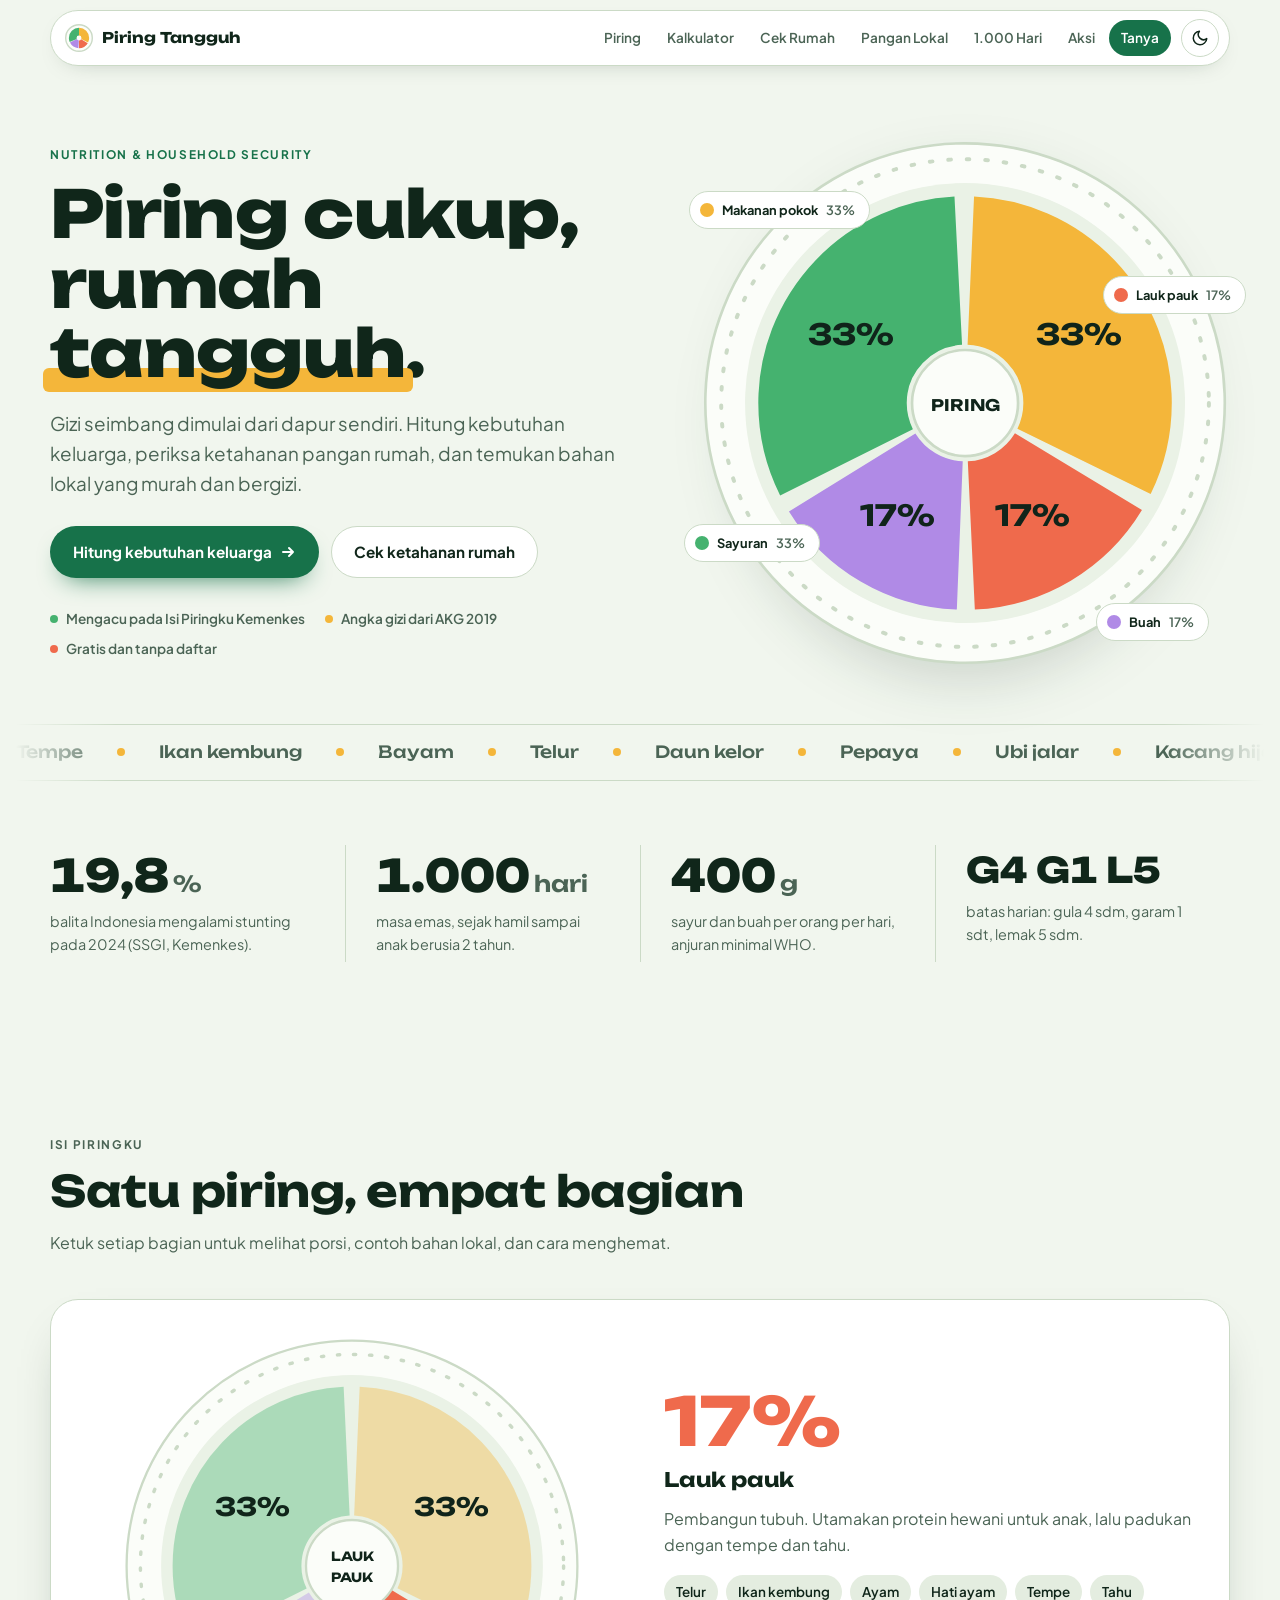
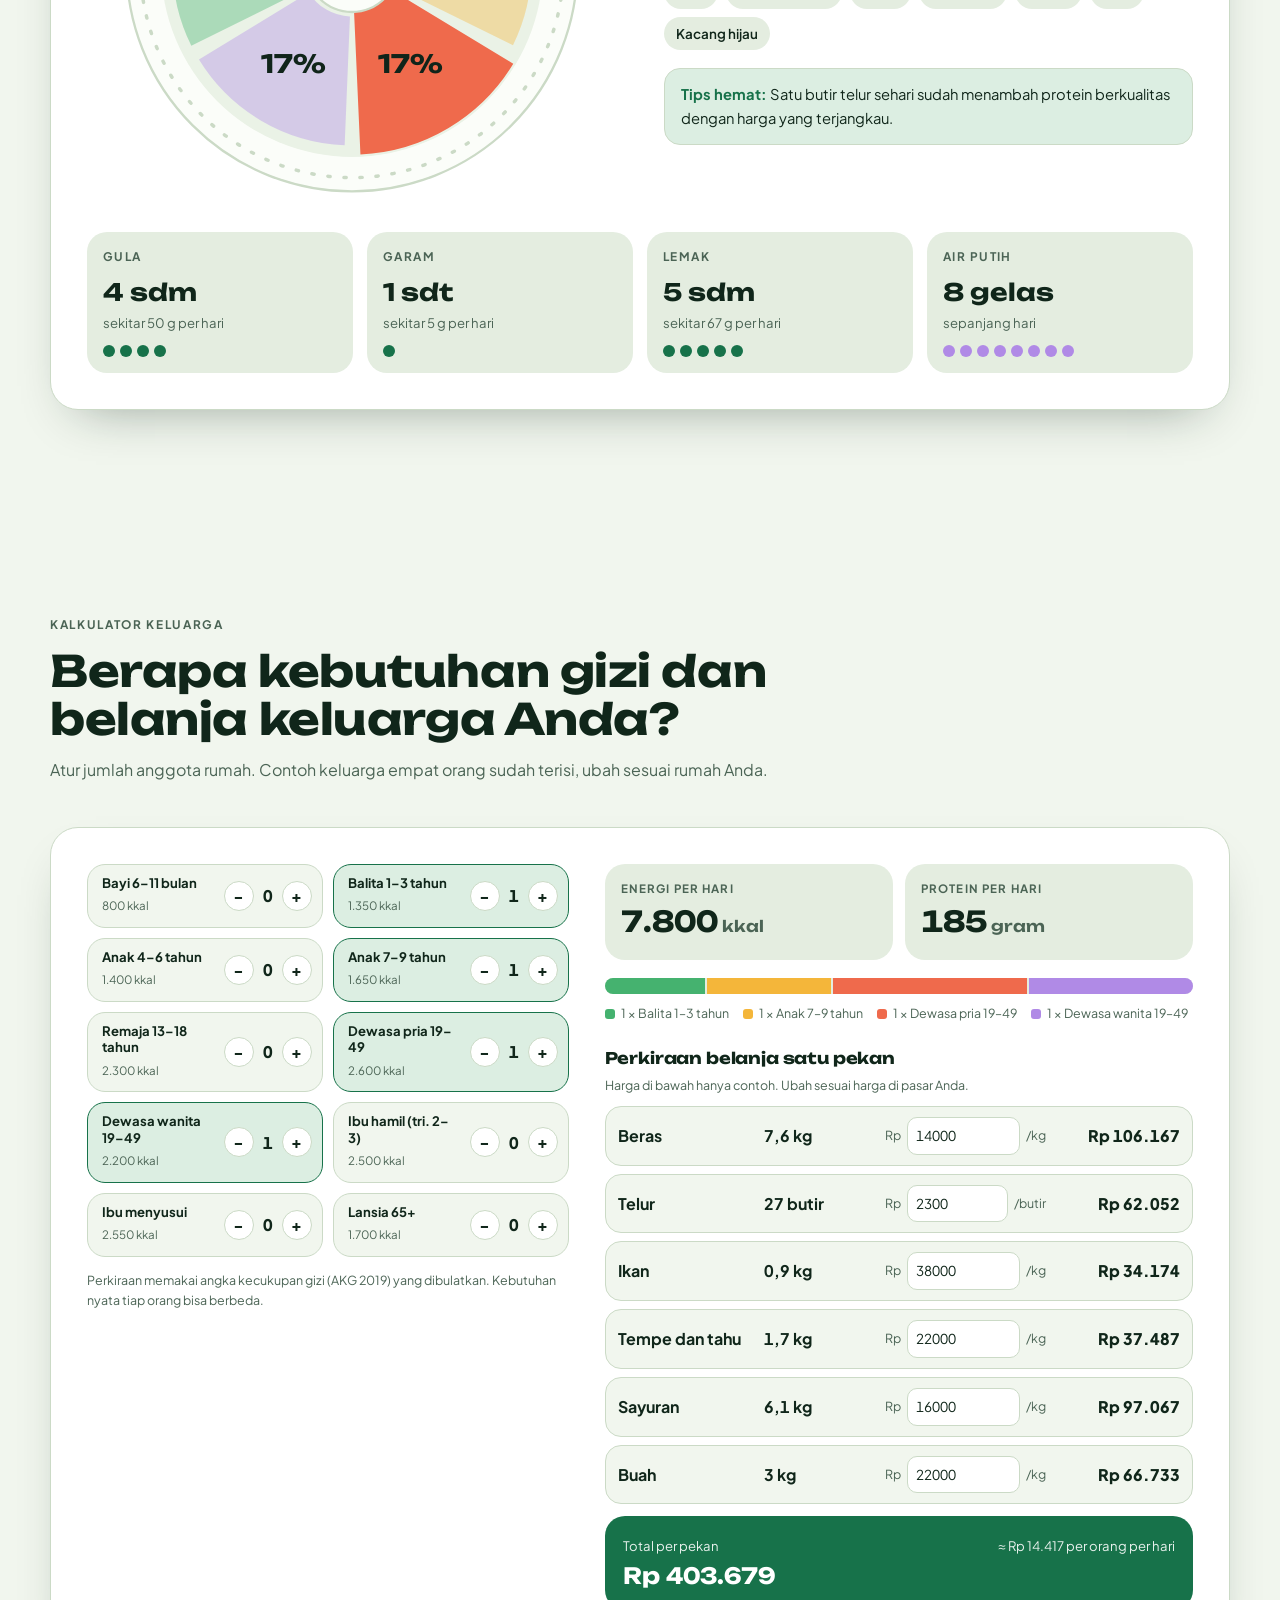
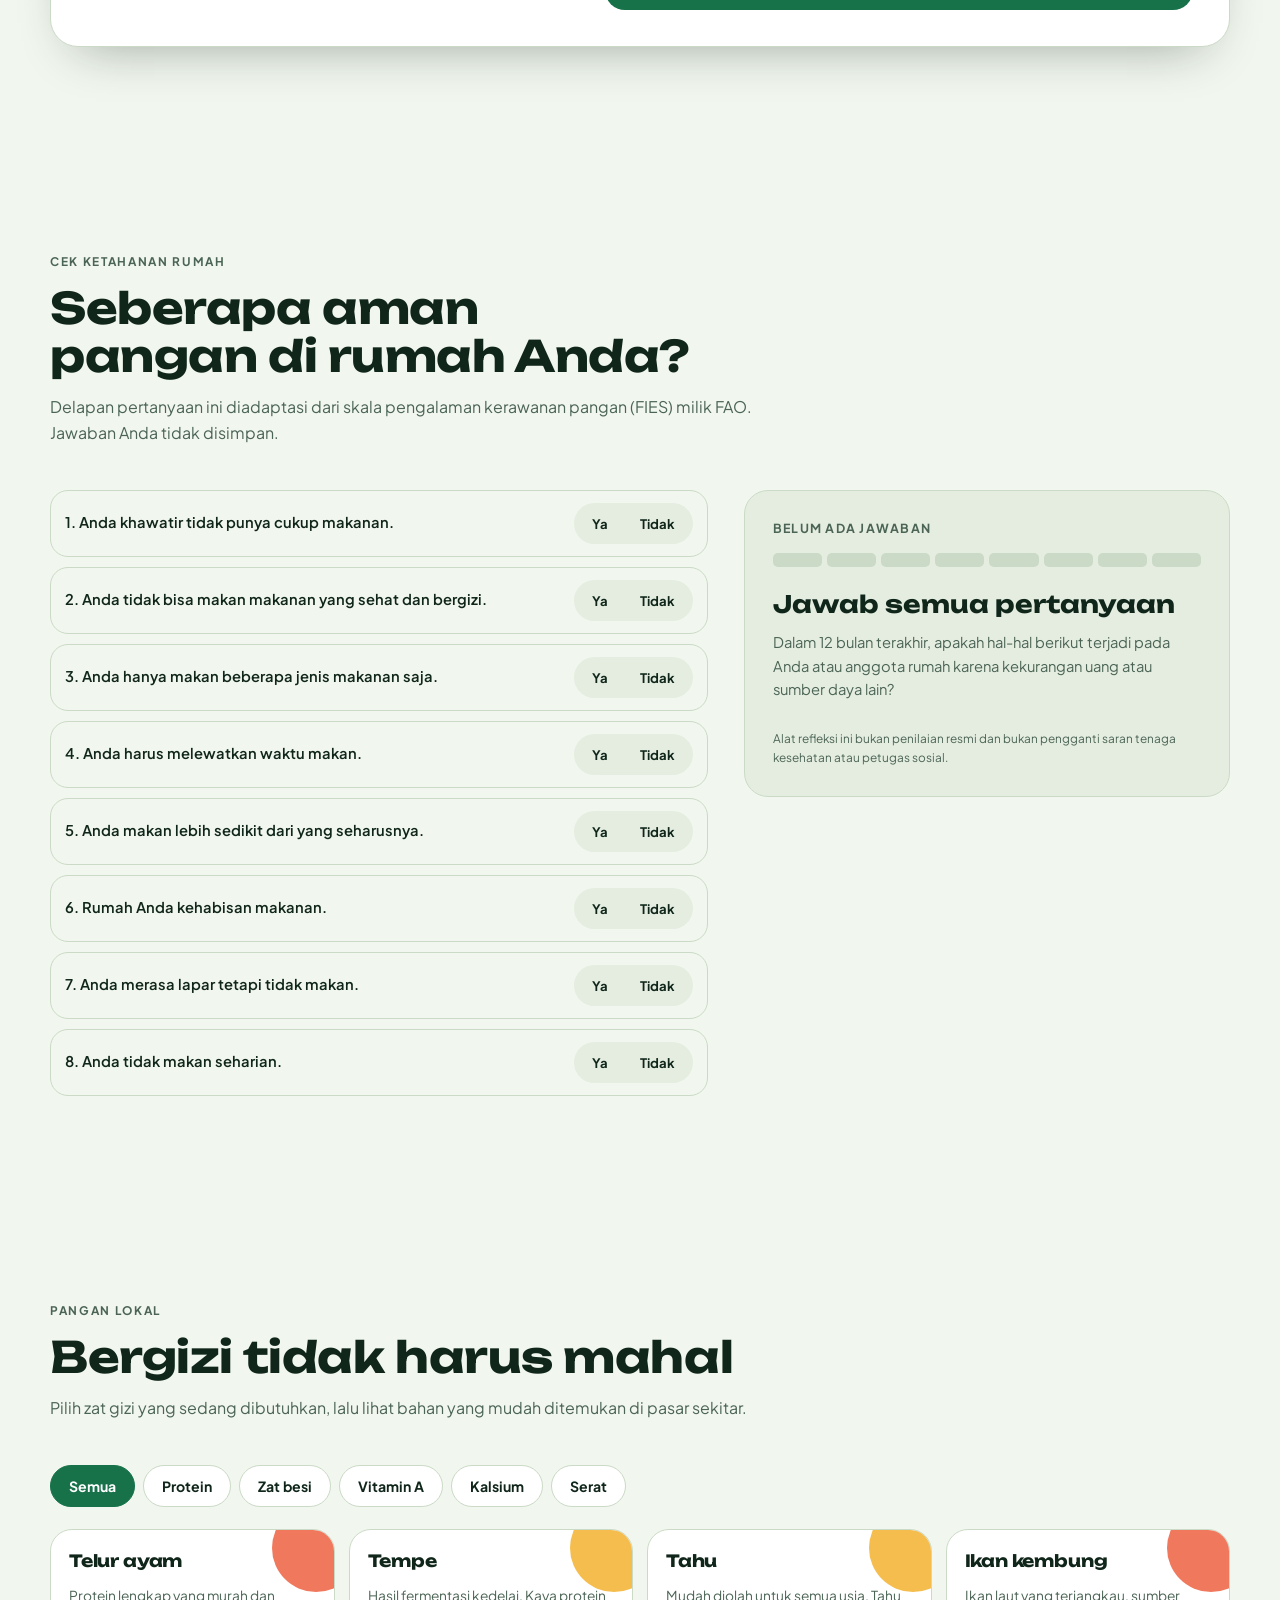
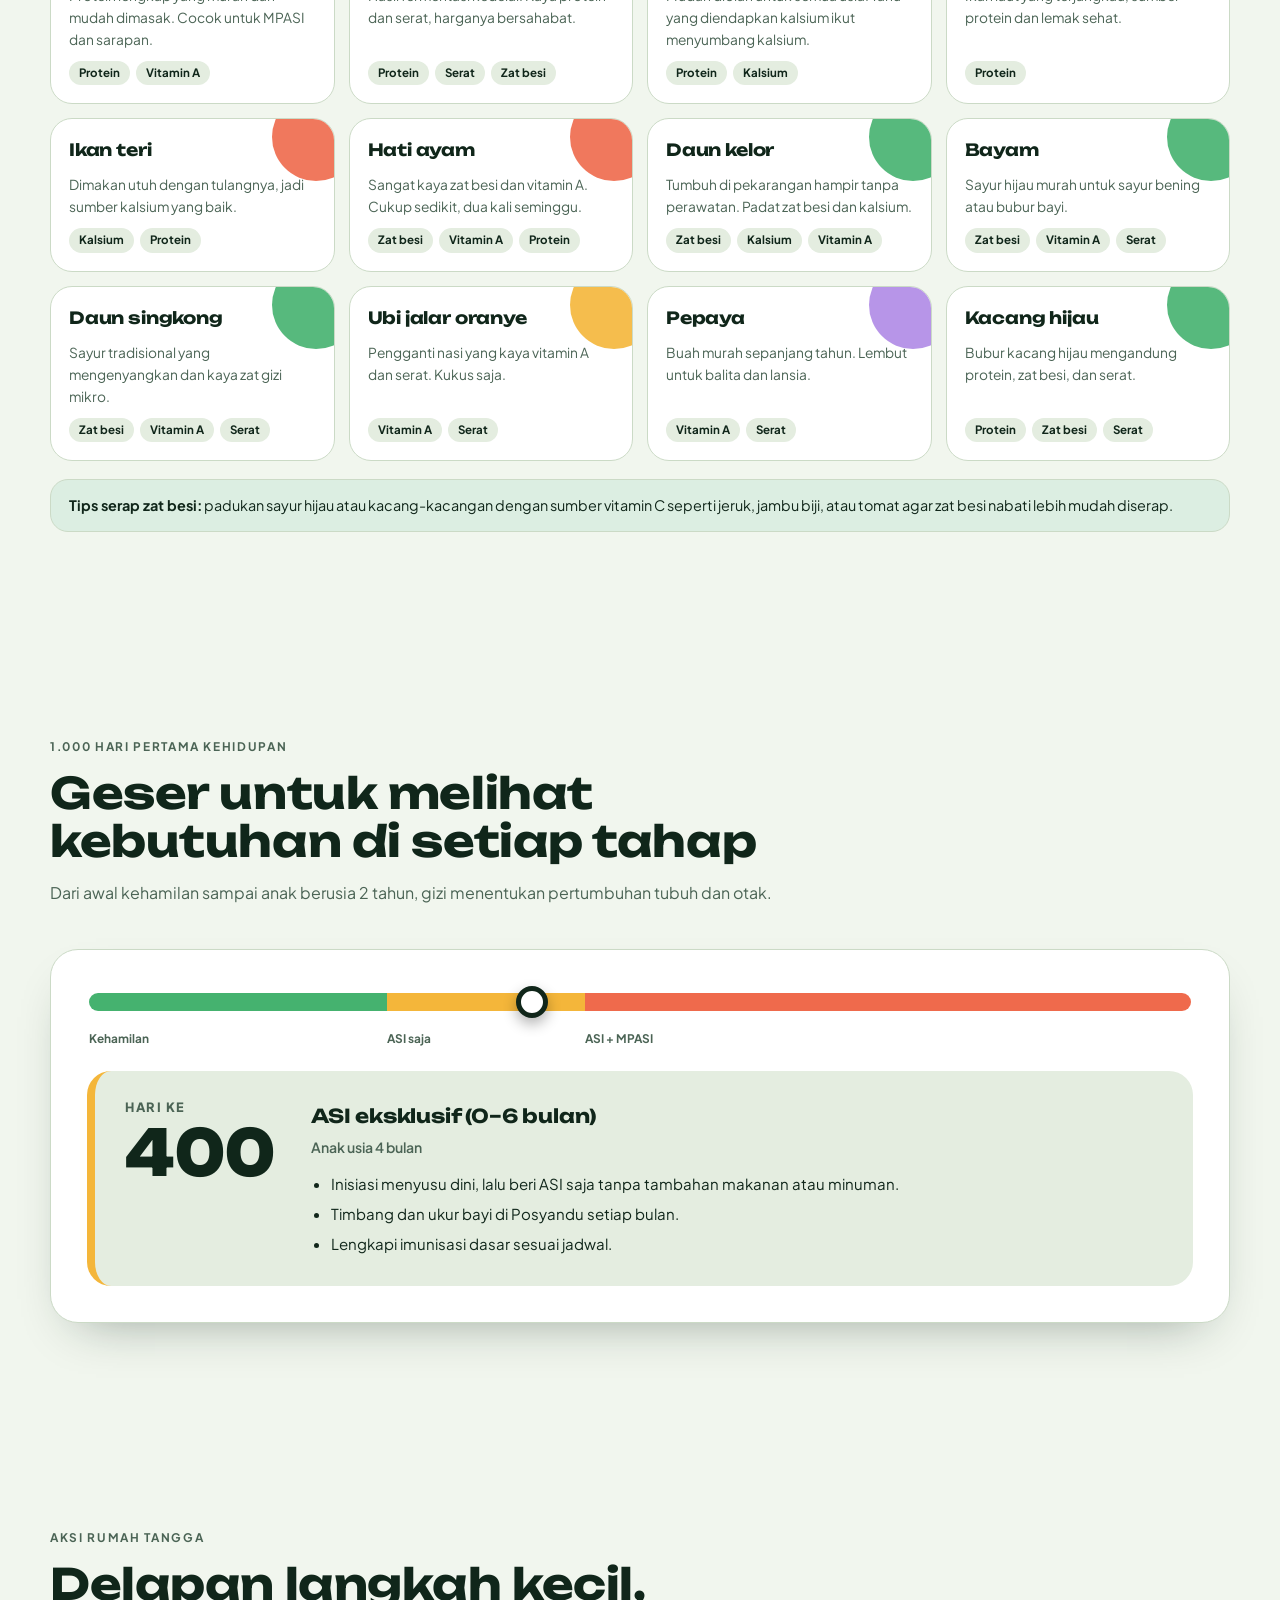
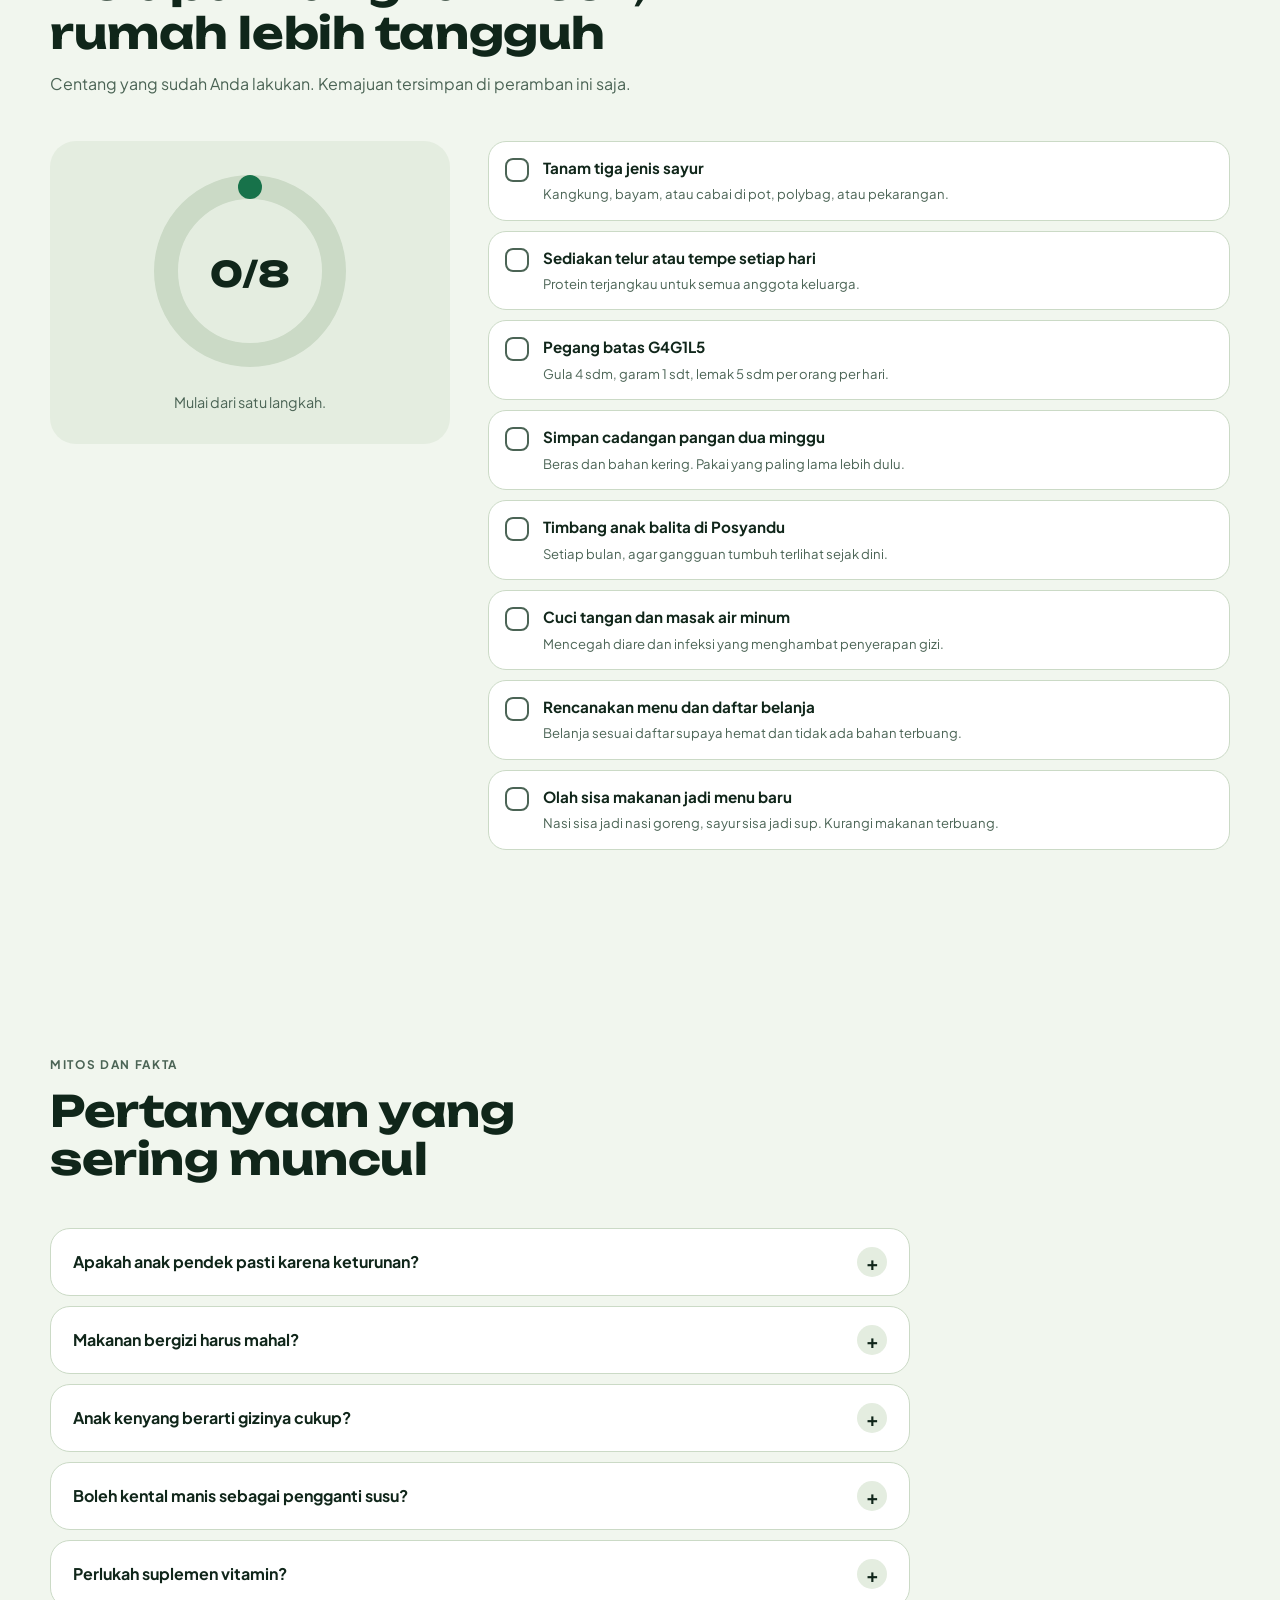
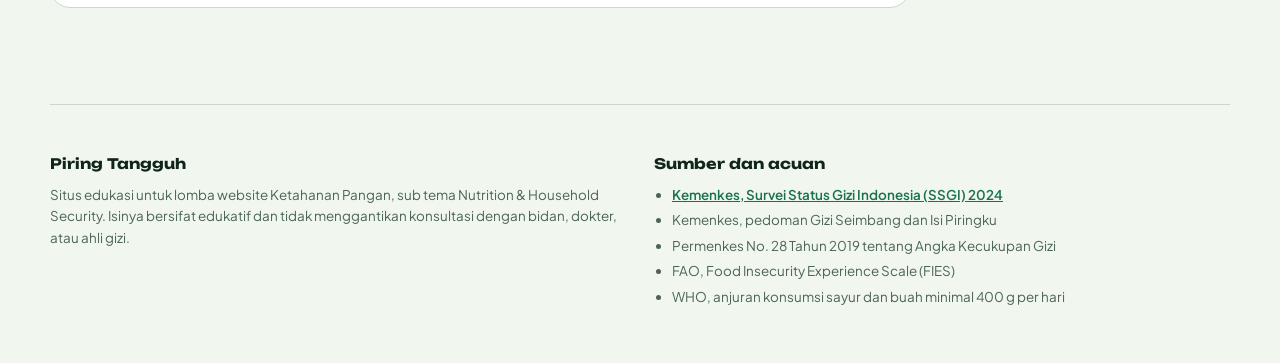
<file: index.html>
<!doctype html>
<html lang="id">
<head>
<meta charset="utf-8">
<meta name="viewport" content="width=device-width,initial-scale=1,viewport-fit=cover">
<title>Piring Tangguh</title>
<meta name="claude:viewport-fit-sides" content="cover">
<link rel="preconnect" href="https://fonts.googleapis.com">
<link rel="preconnect" href="https://fonts.gstatic.com" crossorigin>
<link href="https://fonts.googleapis.com/css2?family=Plus+Jakarta+Sans:wght@400;500;600;700;800&family=Unbounded:wght@500;700;800&display=swap" rel="stylesheet">
<link rel="stylesheet" href="style.css">
</head>
<body>
<div class="splash" aria-hidden="true">
  <div class="splash-content">
    <svg class="splash-mark" viewBox="0 0 40 40">
      <circle cx="20" cy="20" r="19" fill="var(--plate)" stroke="var(--line)" stroke-width="2"/>
      <g transform="rotate(-90 20 20)" fill="none" stroke-width="11">
        <circle cx="20" cy="20" r="9" pathLength="100" stroke="var(--c-pokok)" stroke-dasharray="32 100"/>
        <circle cx="20" cy="20" r="9" pathLength="100" stroke="var(--c-lauk)" stroke-dasharray="16 100" stroke-dashoffset="-33"/>
        <circle cx="20" cy="20" r="9" pathLength="100" stroke="var(--c-buah)" stroke-dasharray="16 100" stroke-dashoffset="-50"/>
        <circle cx="20" cy="20" r="9" pathLength="100" stroke="var(--c-sayur)" stroke-dasharray="32 100" stroke-dashoffset="-67"/>
      </g>
    </svg>
    <p class="splash-name">Piring Tangguh</p>
    <p class="splash-tagline">Piring cukup, rumah tangguh.</p>
  </div>
</div>
<header class="nav wrap">
  <a class="brand" href="#beranda" aria-label="Piring Tangguh, ke atas">
    <svg viewBox="0 0 40 40" aria-hidden="true"><circle cx="20" cy="20" r="19" fill="var(--plate)" stroke="var(--line)" stroke-width="2"/><g transform="rotate(-90 20 20)" fill="none" stroke-width="11"><circle cx="20" cy="20" r="9" pathLength="100" stroke="var(--c-pokok)" stroke-dasharray="32 100"/><circle cx="20" cy="20" r="9" pathLength="100" stroke="var(--c-lauk)" stroke-dasharray="16 100" stroke-dashoffset="-33"/><circle cx="20" cy="20" r="9" pathLength="100" stroke="var(--c-buah)" stroke-dasharray="16 100" stroke-dashoffset="-50"/><circle cx="20" cy="20" r="9" pathLength="100" stroke="var(--c-sayur)" stroke-dasharray="32 100" stroke-dashoffset="-67"/></g></svg>
    Piring Tangguh
  </a>
  <nav class="links" aria-label="Navigasi bagian">
    <a href="#piring">Piring</a>
    <a href="#kalkulator">Kalkulator</a>
    <a href="#cek">Cek Rumah</a>
    <a href="#lokal">Pangan Lokal</a>
    <a href="#hpk">1.000 Hari</a>
    <a href="#aksi">Aksi</a>
    <a href="#tanya">Tanya</a>
  </nav>
  <button class="theme" id="themeBtn" type="button" aria-label="Ganti tema terang atau gelap"></button>
</header>

<main class="wrap">
  <section class="hero" id="beranda" style="padding-bottom:clamp(28px,5vw,56px)">
    <div>
      <p class="eyebrow">Nutrition &amp; Household Security</p>
      <h1>Piring cukup, rumah <span class="hl">tangguh</span>.</h1>
      <p class="lead">Gizi seimbang dimulai dari dapur sendiri. Hitung kebutuhan keluarga, periksa ketahanan pangan rumah, dan temukan bahan lokal yang murah dan bergizi.</p>
      <div class="cta">
        <a class="btn primary" href="#kalkulator">Hitung kebutuhan keluarga <svg viewBox="0 0 16 16" fill="none" stroke="currentColor" stroke-width="2" stroke-linecap="round" stroke-linejoin="round"><path d="M3 8h10M9 4l4 4-4 4"/></svg></a>
        <a class="btn ghost" href="#cek">Cek ketahanan rumah</a>
      </div>
      <ul class="proof">
        <li><i></i>Mengacu pada Isi Piringku Kemenkes</li>
        <li><i style="background:var(--c-pokok)"></i>Angka gizi dari AKG 2019</li>
        <li><i style="background:var(--c-lauk)"></i>Gratis dan tanpa daftar</li>
      </ul>
    </div>
    <div class="hero-plate" id="heroPlate">
      <span class="chip" style="left:-2%;top:10%;--d:0s"><b style="background:var(--c-pokok)"></b>Makanan pokok <span>33%</span></span>
      <span class="chip" style="right:-3%;top:26%;--d:-2s"><b style="background:var(--c-lauk)"></b>Lauk pauk <span>17%</span></span>
      <span class="chip" style="left:-3%;bottom:20%;--d:-1s"><b style="background:var(--c-sayur)"></b>Sayuran <span>33%</span></span>
      <span class="chip" style="right:4%;bottom:5%;--d:-3s"><b style="background:var(--c-buah)"></b>Buah <span>17%</span></span>
    </div>
  </section>
</main>

<div class="ticker" aria-hidden="true"><div class="ticker-track" id="ticker"></div></div>

<main class="wrap">
  <div class="stats">
    <div class="stat"><strong><span data-count="19.8" data-dec="1">19,8</span><small>%</small></strong><p>balita Indonesia mengalami stunting pada 2024 (SSGI, Kemenkes).</p></div>
    <div class="stat"><strong><span data-count="1000" data-dec="0">1.000</span><small>hari</small></strong><p>masa emas, sejak hamil sampai anak berusia 2 tahun.</p></div>
    <div class="stat"><strong><span data-count="400" data-dec="0">400</span><small>g</small></strong><p>sayur dan buah per orang per hari, anjuran minimal WHO.</p></div>
    <div class="stat"><strong style="font-size:clamp(1.4rem,3vw,2.2rem)">G4 G1 L5</strong><p>batas harian: gula 4 sdm, garam 1 sdt, lemak 5 sdm.</p></div>
  </div>

  <!-- PLATE -->
  <section id="piring">
    <div class="head reveal"><p class="eyebrow">Isi Piringku</p><h2>Satu piring, empat bagian</h2><p>Ketuk setiap bagian untuk melihat porsi, contoh bahan lokal, dan cara menghemat.</p></div>
    <div class="panel reveal">
      <div class="plate-grid">
        <div class="plate-box"><svg id="bigPlate" class="plate" viewBox="0 0 400 400" role="group" aria-label="Piring dengan empat bagian"></svg></div>
        <div class="detail" id="detail" aria-live="polite"></div>
      </div>
      <div class="limits">
        <div class="limit"><h4>Gula</h4><strong>4 sdm</strong><small>sekitar 50 g per hari</small><div class="dots" data-n="4"></div></div>
        <div class="limit"><h4>Garam</h4><strong>1 sdt</strong><small>sekitar 5 g per hari</small><div class="dots" data-n="1"></div></div>
        <div class="limit"><h4>Lemak</h4><strong>5 sdm</strong><small>sekitar 67 g per hari</small><div class="dots" data-n="5"></div></div>
        <div class="limit"><h4>Air putih</h4><strong>8 gelas</strong><small>sepanjang hari</small><div class="dots w" data-n="8"></div></div>
      </div>
    </div>
  </section>

  <!-- CALCULATOR -->
  <section id="kalkulator">
    <div class="head reveal"><p class="eyebrow">Kalkulator keluarga</p><h2>Berapa kebutuhan gizi dan belanja keluarga Anda?</h2><p>Atur jumlah anggota rumah. Contoh keluarga empat orang sudah terisi, ubah sesuai rumah Anda.</p></div>
    <div class="panel reveal">
      <div class="calc">
        <div>
          <div class="members" id="members"></div>
          <p style="margin-top:14px;font-size:.78rem;color:var(--muted)">Perkiraan memakai angka kecukupan gizi (AKG 2019) yang dibulatkan. Kebutuhan nyata tiap orang bisa berbeda.</p>
        </div>
        <div>
          <div class="sum">
            <div><small>Energi per hari</small><strong><span id="kcal" data-v="0">0</span><em>kkal</em></strong></div>
            <div><small>Protein per hari</small><strong><span id="prot" data-v="0">0</span><em>gram</em></strong></div>
          </div>
          <div class="share" id="share" aria-hidden="true"></div>
          <ul class="legend" id="legend"></ul>
          <div class="shop">
            <h3>Perkiraan belanja satu pekan</h3>
            <p class="note">Harga di bawah hanya contoh. Ubah sesuai harga di pasar Anda.</p>
            <div class="rows" id="rows"></div>
            <div class="total"><div><span>Total per pekan</span><br><strong id="tot" data-v="0">Rp 0</strong></div><span id="perhead"></span></div>
          </div>
        </div>
      </div>
    </div>
  </section>

  <!-- SELF CHECK -->
  <section id="cek">
    <div class="head reveal"><p class="eyebrow">Cek ketahanan rumah</p><h2>Seberapa aman pangan di rumah Anda?</h2><p>Delapan pertanyaan ini diadaptasi dari skala pengalaman kerawanan pangan (FIES) milik FAO. Jawaban Anda tidak disimpan.</p></div>
    <div class="check reveal">
      <form class="qs" id="qs" onsubmit="return false"></form>
      <aside class="result" id="result" aria-live="polite">
        <div class="score" id="score">Belum ada jawaban</div>
        <div class="meter" id="meter"><i></i><i></i><i></i><i></i><i></i><i></i><i></i><i></i></div>
        <div class="lvl" id="lvl">Jawab semua pertanyaan</div>
        <p class="desc" id="desc">Dalam 12 bulan terakhir, apakah hal-hal berikut terjadi pada Anda atau anggota rumah karena kekurangan uang atau sumber daya lain?</p>
        <ul id="steps"></ul>
        <p class="fine">Alat refleksi ini bukan penilaian resmi dan bukan pengganti saran tenaga kesehatan atau petugas sosial.</p>
      </aside>
    </div>
  </section>

  <!-- LOCAL FOODS -->
  <section id="lokal">
    <div class="head reveal"><p class="eyebrow">Pangan lokal</p><h2>Bergizi tidak harus mahal</h2><p>Pilih zat gizi yang sedang dibutuhkan, lalu lihat bahan yang mudah ditemukan di pasar sekitar.</p></div>
    <div class="reveal">
      <div class="filters" id="filters" role="group" aria-label="Filter zat gizi"></div>
      <div class="foods" id="foods"></div>
      <p class="vitc"><b>Tips serap zat besi:</b> padukan sayur hijau atau kacang-kacangan dengan sumber vitamin C seperti jeruk, jambu biji, atau tomat agar zat besi nabati lebih mudah diserap.</p>
    </div>
  </section>

  <!-- 1000 DAYS -->
  <section id="hpk">
    <div class="head reveal"><p class="eyebrow">1.000 hari pertama kehidupan</p><h2>Geser untuk melihat kebutuhan di setiap tahap</h2><p>Dari awal kehamilan sampai anak berusia 2 tahun, gizi menentukan pertumbuhan tubuh dan otak.</p></div>
    <div class="panel hpk reveal">
      <div class="track-wrap">
        <label for="day" class="sr">Hari ke berapa dalam 1.000 hari pertama</label>
        <input type="range" id="day" min="1" max="1000" value="400">
        <div class="phases" aria-hidden="true"><span style="width:27%">Kehamilan</span><span style="width:18%">ASI saja</span><span style="width:55%">ASI + MPASI</span></div>
      </div>
      <div class="hpk-card" id="hpkCard"></div>
    </div>
  </section>

  <!-- ACTIONS -->
  <section id="aksi">
    <div class="head reveal"><p class="eyebrow">Aksi rumah tangga</p><h2>Delapan langkah kecil, rumah lebih tangguh</h2><p>Centang yang sudah Anda lakukan. Kemajuan tersimpan di peramban ini saja.</p></div>
    <div class="actions reveal">
      <div class="ring-box" id="ringBox">
        <div class="ring"><svg viewBox="0 0 100 100" aria-hidden="true"><circle class="bg" cx="50" cy="50" r="42"/><circle class="fg" id="ringFg" cx="50" cy="50" r="42" pathLength="100" stroke-dasharray="0 100"/></svg><div class="num" id="ringNum">0/8</div></div>
        <p id="ringTxt">Mulai dari satu langkah.</p>
      </div>
      <ul class="todo" id="todo"></ul>
    </div>
  </section>

  <!-- FAQ -->
  <section id="tanya">
    <div class="head reveal"><p class="eyebrow">Mitos dan fakta</p><h2>Pertanyaan yang sering muncul</h2></div>
    <div class="faq reveal" id="faq"></div>
  </section>
</main>

<footer class="wrap">
  <div>
    <h4>Piring Tangguh</h4>
    <p>Situs edukasi untuk lomba website Ketahanan Pangan, sub tema Nutrition &amp; Household Security. Isinya bersifat edukatif dan tidak menggantikan konsultasi dengan bidan, dokter, atau ahli gizi.</p>
  </div>
  <div>
    <h4>Sumber dan acuan</h4>
    <ul>
      <li><a href="https://www.kemkes.go.id/eng/ssgi-2024-prevalensi-stunting-nasional-turun-menjadi-198" target="_blank" rel="noopener">Kemenkes, Survei Status Gizi Indonesia (SSGI) 2024</a></li>
      <li>Kemenkes, pedoman Gizi Seimbang dan Isi Piringku</li>
      <li>Permenkes No. 28 Tahun 2019 tentang Angka Kecukupan Gizi</li>
      <li>FAO, Food Insecurity Experience Scale (FIES)</li>
      <li>WHO, anjuran konsumsi sayur dan buah minimal 400 g per hari</li>
    </ul>
  </div>
</footer>

<script src="script.js" defer></script>
</body>
</html>
</file>
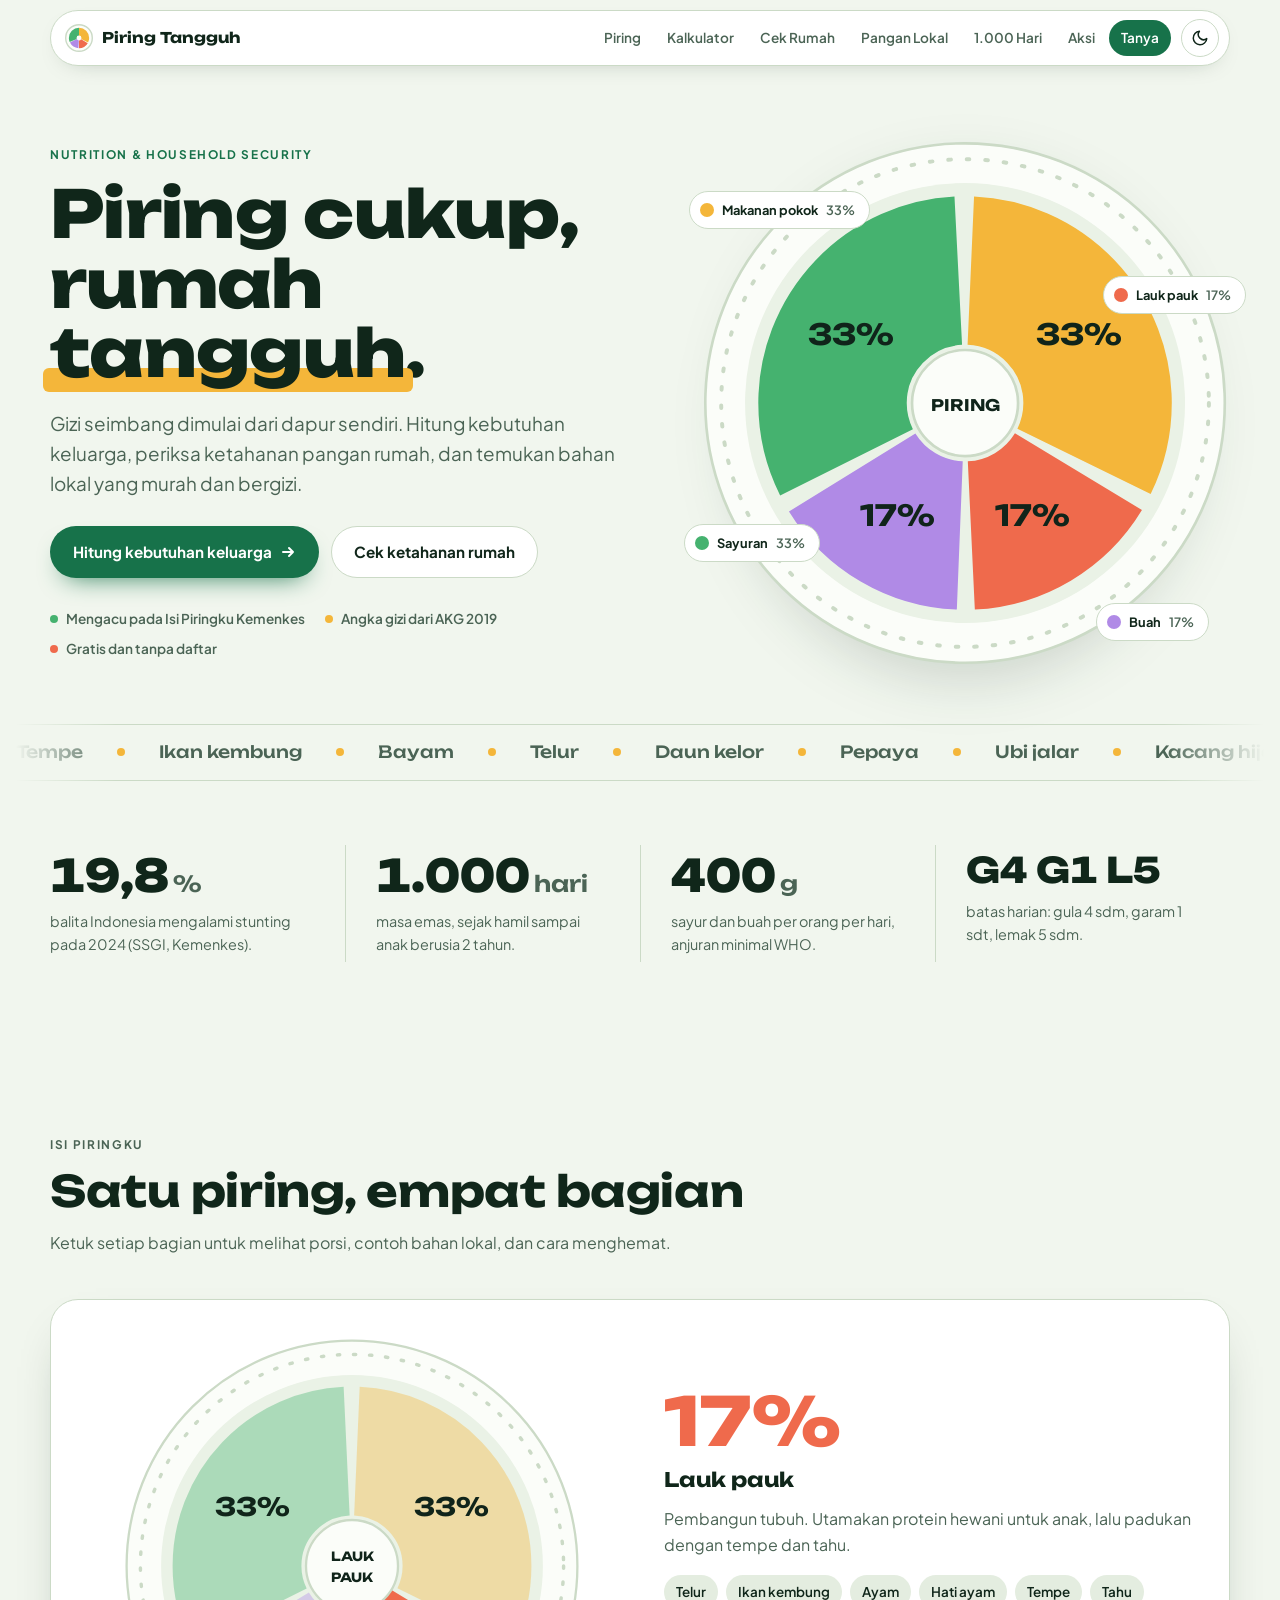
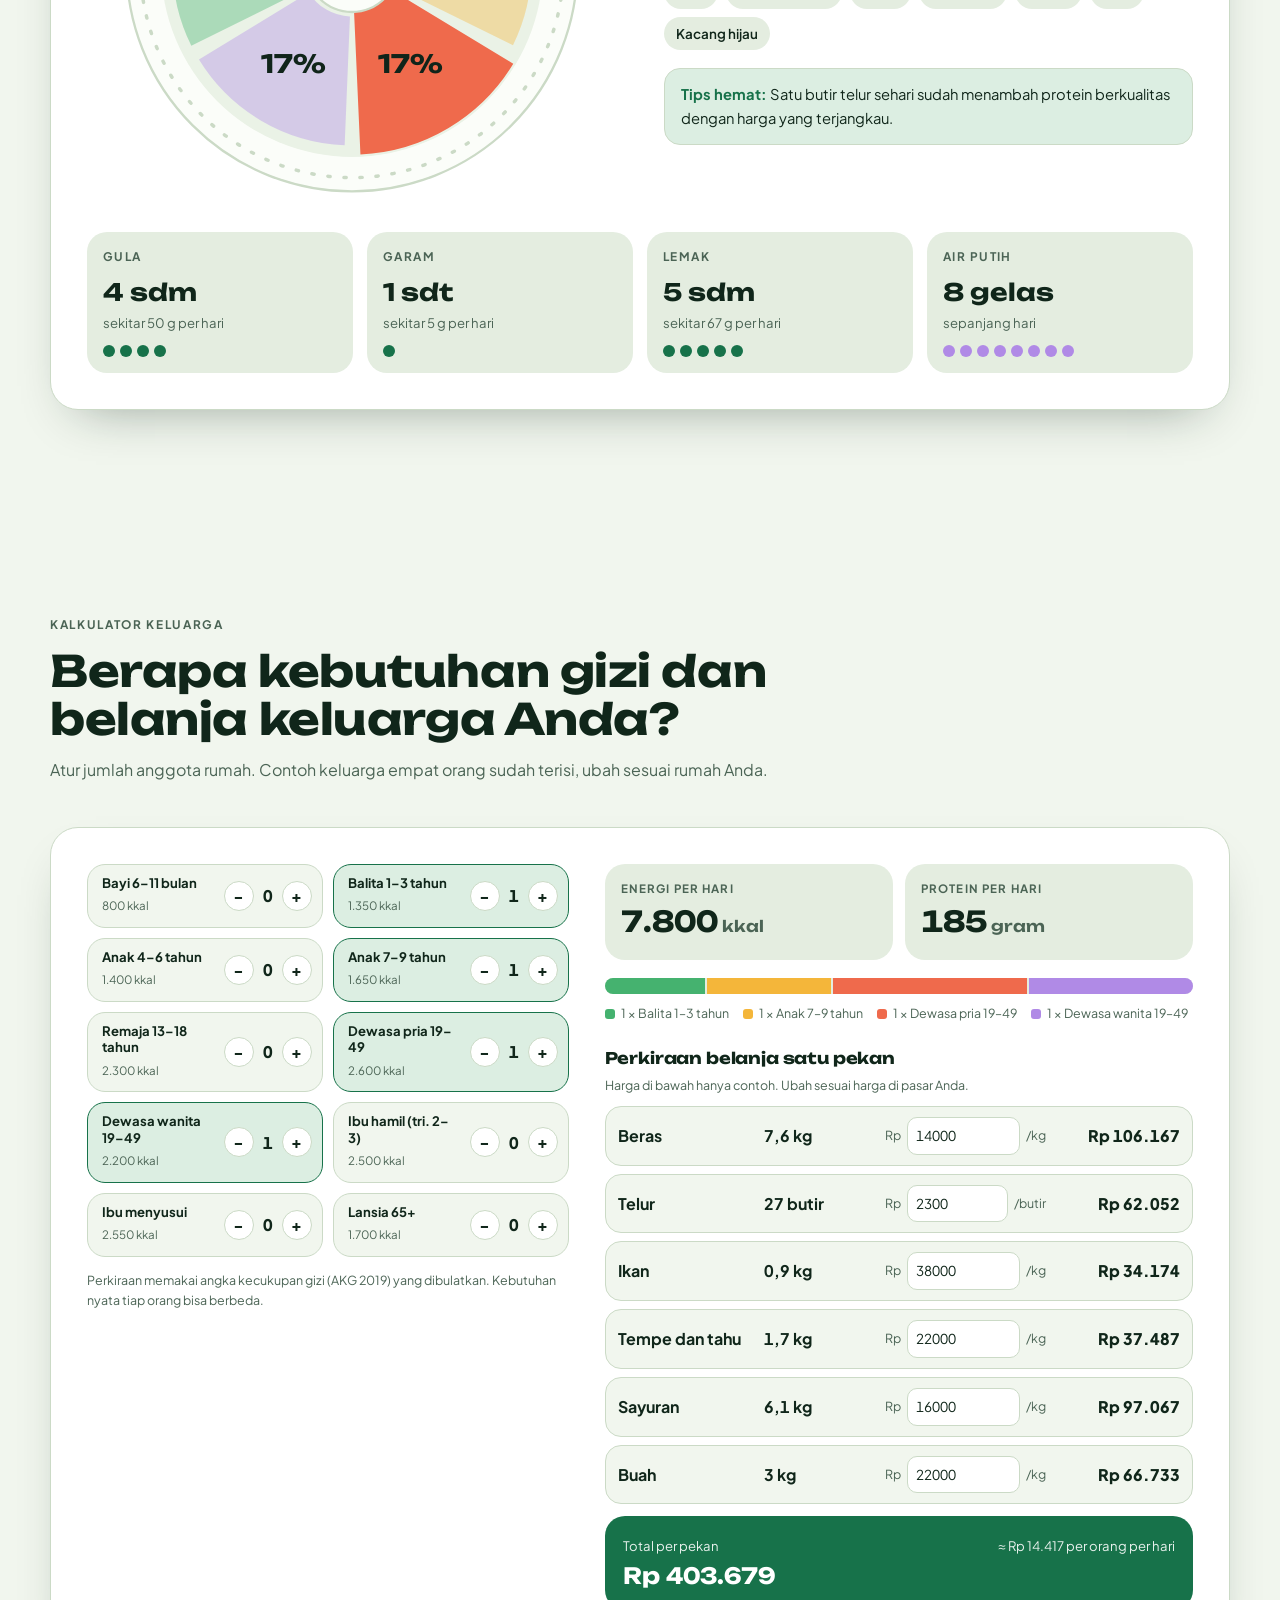
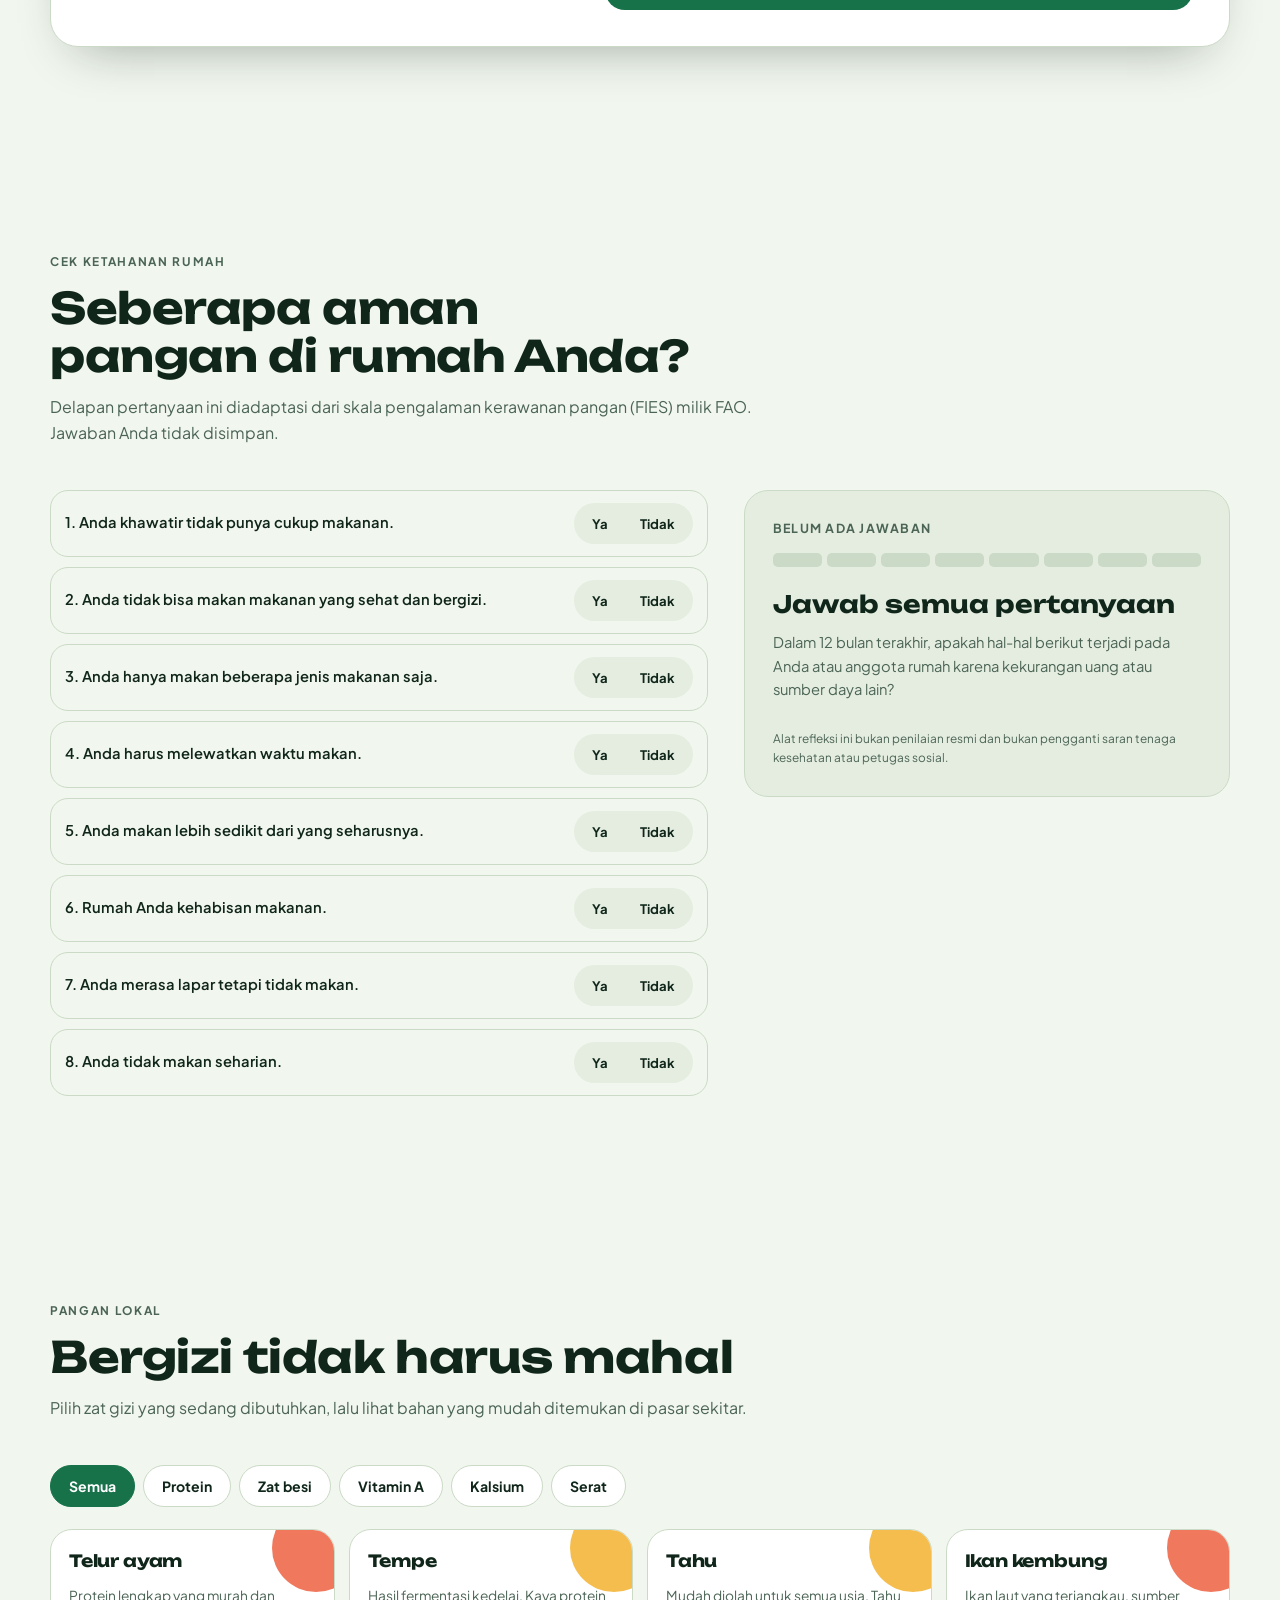
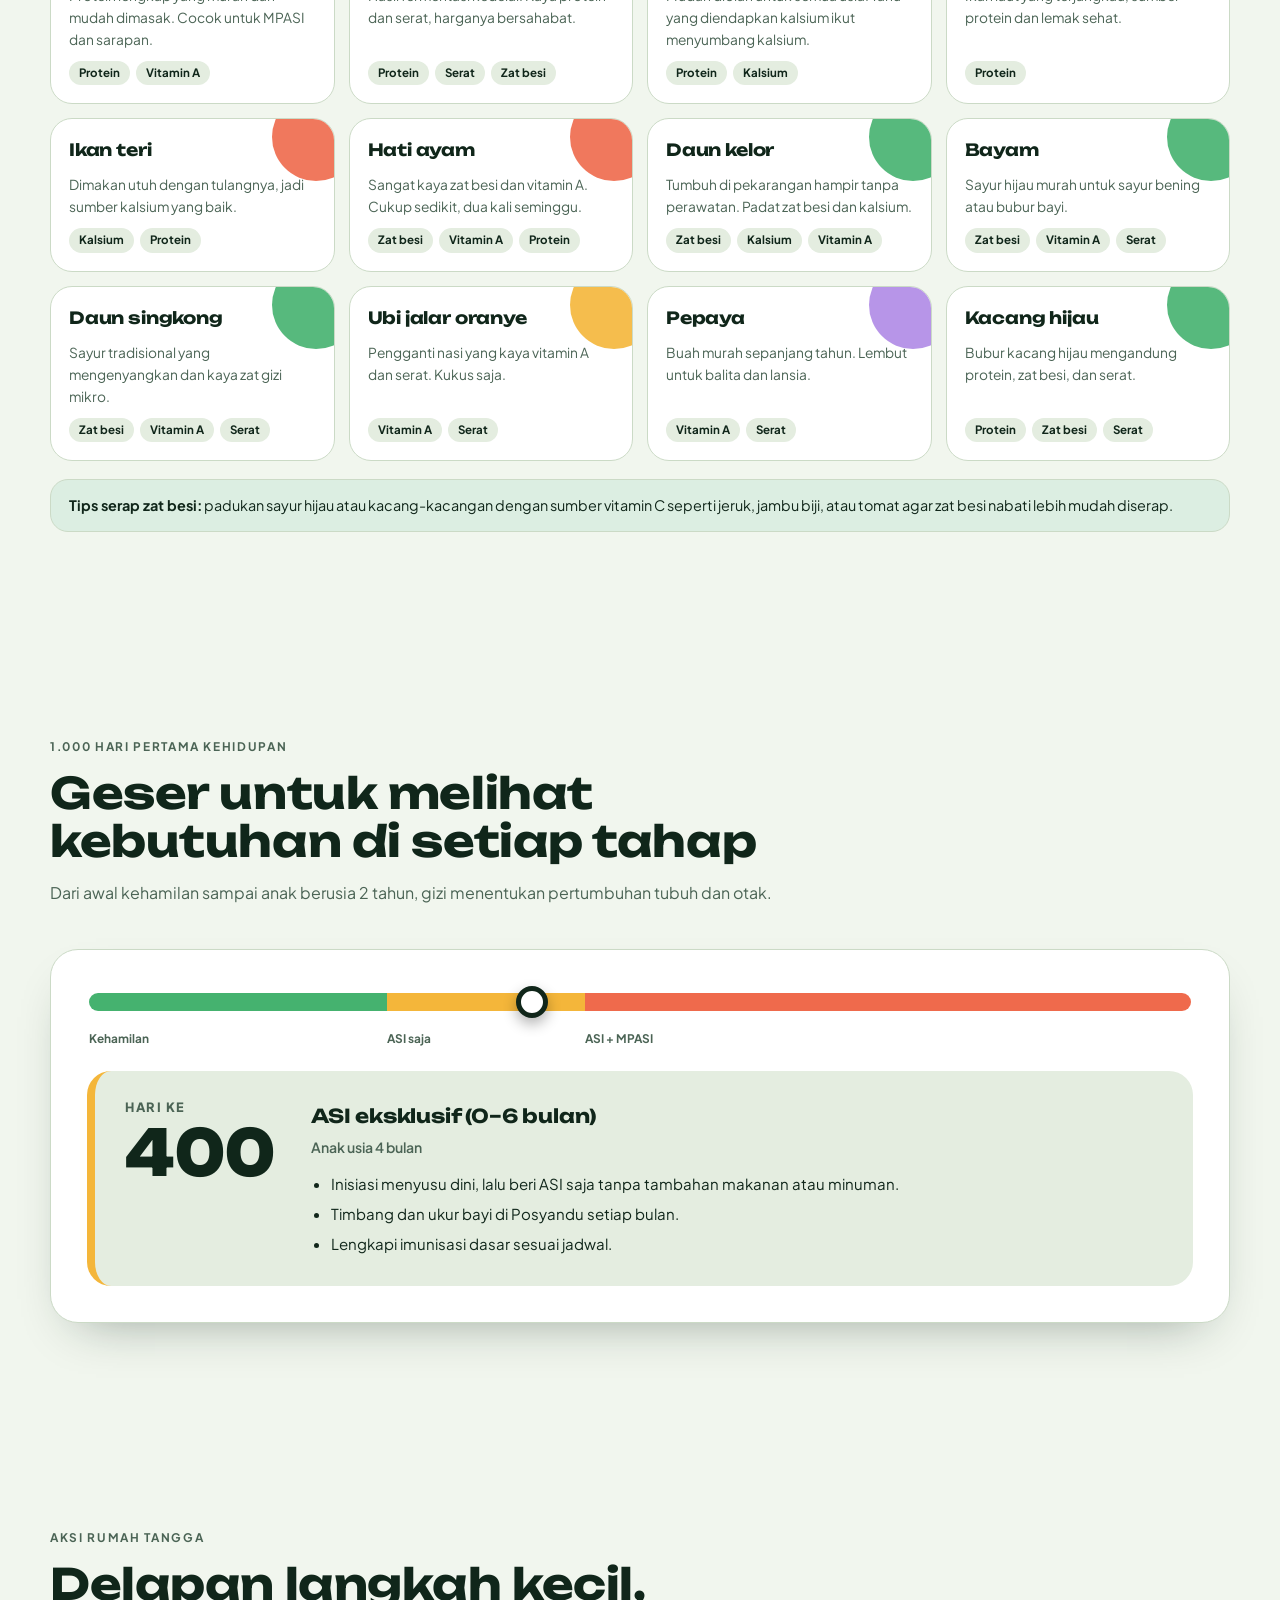
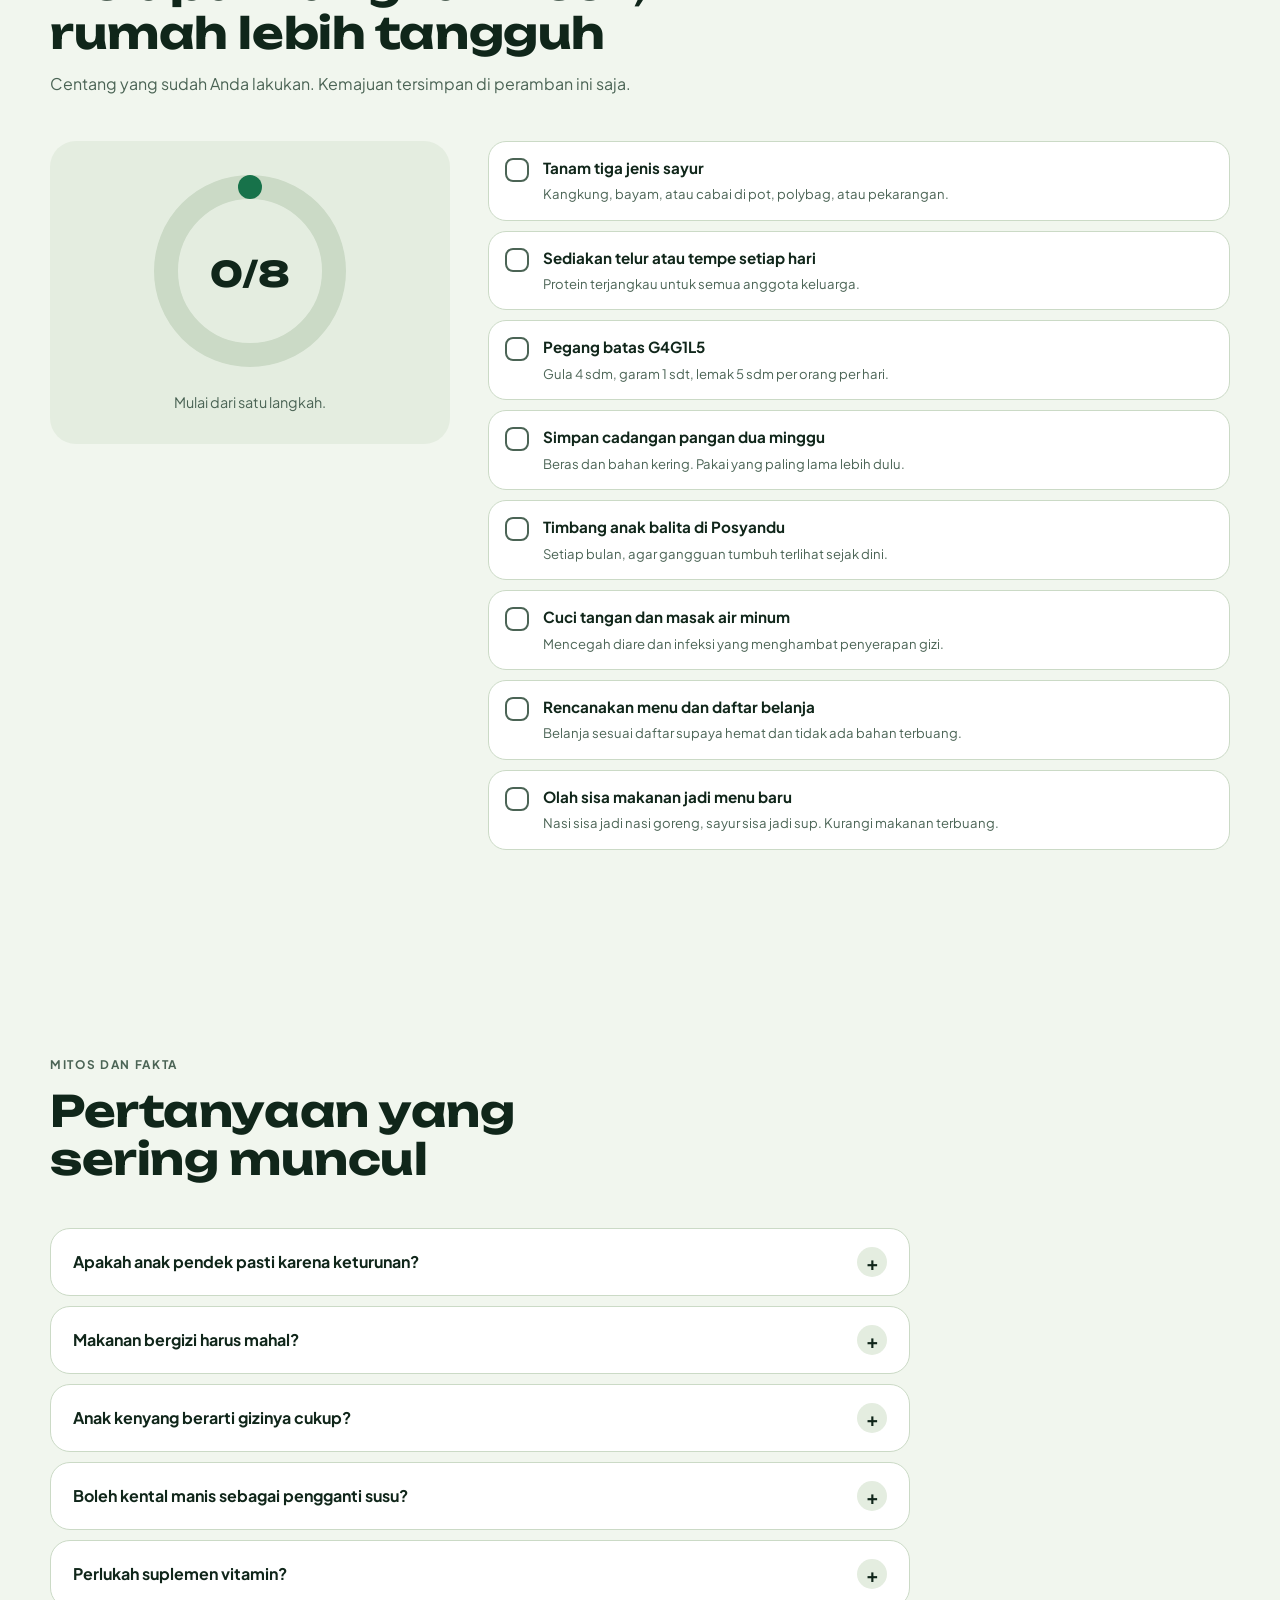
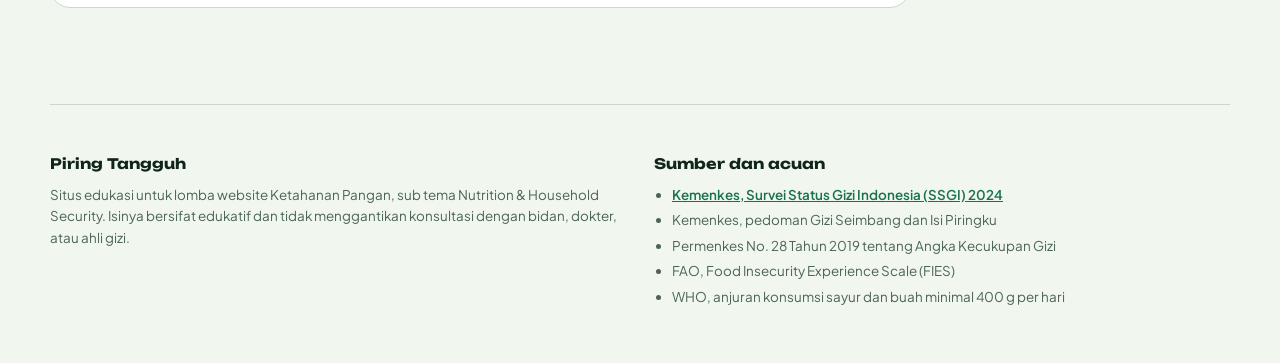
<file: Piring Tangguh.html>
<!doctype html>
<html lang="id">
<head>
<meta charset="utf-8">
<meta name="viewport" content="width=device-width,initial-scale=1,viewport-fit=cover">
<title>Piring Tangguh</title>
<meta name="claude:viewport-fit-sides" content="cover">
<link rel="preconnect" href="https://fonts.googleapis.com">
<link rel="preconnect" href="https://fonts.gstatic.com" crossorigin>
<link href="https://fonts.googleapis.com/css2?family=Plus+Jakarta+Sans:wght@400;500;600;700;800&family=Unbounded:wght@500;700;800&display=swap" rel="stylesheet">
<link rel="stylesheet" href="style.css">
</head>
<body>
<header class="nav wrap">
  <a class="brand" href="#beranda" aria-label="Piring Tangguh, ke atas">
    <svg viewBox="0 0 40 40" aria-hidden="true"><circle cx="20" cy="20" r="19" fill="var(--plate)" stroke="var(--line)" stroke-width="2"/><g transform="rotate(-90 20 20)" fill="none" stroke-width="11"><circle cx="20" cy="20" r="9" pathLength="100" stroke="var(--c-pokok)" stroke-dasharray="32 100"/><circle cx="20" cy="20" r="9" pathLength="100" stroke="var(--c-lauk)" stroke-dasharray="16 100" stroke-dashoffset="-33"/><circle cx="20" cy="20" r="9" pathLength="100" stroke="var(--c-buah)" stroke-dasharray="16 100" stroke-dashoffset="-50"/><circle cx="20" cy="20" r="9" pathLength="100" stroke="var(--c-sayur)" stroke-dasharray="32 100" stroke-dashoffset="-67"/></g></svg>
    Piring Tangguh
  </a>
  <nav class="links" aria-label="Navigasi bagian">
    <a href="#piring">Piring</a>
    <a href="#kalkulator">Kalkulator</a>
    <a href="#cek">Cek Rumah</a>
    <a href="#lokal">Pangan Lokal</a>
    <a href="#hpk">1.000 Hari</a>
    <a href="#aksi">Aksi</a>
    <a href="#tanya">Tanya</a>
  </nav>
  <button class="theme" id="themeBtn" type="button" aria-label="Ganti tema terang atau gelap"></button>
</header>

<main class="wrap">
  <section class="hero" id="beranda" style="padding-bottom:clamp(28px,5vw,56px)">
    <div>
      <p class="eyebrow">Nutrition &amp; Household Security</p>
      <h1>Piring cukup, rumah <span class="hl">tangguh</span>.</h1>
      <p class="lead">Gizi seimbang dimulai dari dapur sendiri. Hitung kebutuhan keluarga, periksa ketahanan pangan rumah, dan temukan bahan lokal yang murah dan bergizi.</p>
      <div class="cta">
        <a class="btn primary" href="#kalkulator">Hitung kebutuhan keluarga <svg viewBox="0 0 16 16" fill="none" stroke="currentColor" stroke-width="2" stroke-linecap="round" stroke-linejoin="round"><path d="M3 8h10M9 4l4 4-4 4"/></svg></a>
        <a class="btn ghost" href="#cek">Cek ketahanan rumah</a>
      </div>
      <ul class="proof">
        <li><i></i>Mengacu pada Isi Piringku Kemenkes</li>
        <li><i style="background:var(--c-pokok)"></i>Angka gizi dari AKG 2019</li>
        <li><i style="background:var(--c-lauk)"></i>Gratis dan tanpa daftar</li>
      </ul>
    </div>
    <div class="hero-plate" id="heroPlate">
      <span class="chip" style="left:-2%;top:10%;--d:0s"><b style="background:var(--c-pokok)"></b>Makanan pokok <span>33%</span></span>
      <span class="chip" style="right:-3%;top:26%;--d:-2s"><b style="background:var(--c-lauk)"></b>Lauk pauk <span>17%</span></span>
      <span class="chip" style="left:-3%;bottom:20%;--d:-1s"><b style="background:var(--c-sayur)"></b>Sayuran <span>33%</span></span>
      <span class="chip" style="right:4%;bottom:5%;--d:-3s"><b style="background:var(--c-buah)"></b>Buah <span>17%</span></span>
    </div>
  </section>
</main>

<div class="ticker" aria-hidden="true"><div class="ticker-track" id="ticker"></div></div>

<main class="wrap">
  <div class="stats">
    <div class="stat"><strong><span data-count="19.8" data-dec="1">19,8</span><small>%</small></strong><p>balita Indonesia mengalami stunting pada 2024 (SSGI, Kemenkes).</p></div>
    <div class="stat"><strong><span data-count="1000" data-dec="0">1.000</span><small>hari</small></strong><p>masa emas, sejak hamil sampai anak berusia 2 tahun.</p></div>
    <div class="stat"><strong><span data-count="400" data-dec="0">400</span><small>g</small></strong><p>sayur dan buah per orang per hari, anjuran minimal WHO.</p></div>
    <div class="stat"><strong style="font-size:clamp(1.4rem,3vw,2.2rem)">G4 G1 L5</strong><p>batas harian: gula 4 sdm, garam 1 sdt, lemak 5 sdm.</p></div>
  </div>

  <!-- PLATE -->
  <section id="piring">
    <div class="head reveal"><p class="eyebrow">Isi Piringku</p><h2>Satu piring, empat bagian</h2><p>Ketuk setiap bagian untuk melihat porsi, contoh bahan lokal, dan cara menghemat.</p></div>
    <div class="panel reveal">
      <div class="plate-grid">
        <div class="plate-box"><svg id="bigPlate" class="plate" viewBox="0 0 400 400" role="group" aria-label="Piring dengan empat bagian"></svg></div>
        <div class="detail" id="detail" aria-live="polite"></div>
      </div>
      <div class="limits">
        <div class="limit"><h4>Gula</h4><strong>4 sdm</strong><small>sekitar 50 g per hari</small><div class="dots" data-n="4"></div></div>
        <div class="limit"><h4>Garam</h4><strong>1 sdt</strong><small>sekitar 5 g per hari</small><div class="dots" data-n="1"></div></div>
        <div class="limit"><h4>Lemak</h4><strong>5 sdm</strong><small>sekitar 67 g per hari</small><div class="dots" data-n="5"></div></div>
        <div class="limit"><h4>Air putih</h4><strong>8 gelas</strong><small>sepanjang hari</small><div class="dots w" data-n="8"></div></div>
      </div>
    </div>
  </section>

  <!-- CALCULATOR -->
  <section id="kalkulator">
    <div class="head reveal"><p class="eyebrow">Kalkulator keluarga</p><h2>Berapa kebutuhan gizi dan belanja keluarga Anda?</h2><p>Atur jumlah anggota rumah. Contoh keluarga empat orang sudah terisi, ubah sesuai rumah Anda.</p></div>
    <div class="panel reveal">
      <div class="calc">
        <div>
          <div class="members" id="members"></div>
          <p style="margin-top:14px;font-size:.78rem;color:var(--muted)">Perkiraan memakai angka kecukupan gizi (AKG 2019) yang dibulatkan. Kebutuhan nyata tiap orang bisa berbeda.</p>
        </div>
        <div>
          <div class="sum">
            <div><small>Energi per hari</small><strong><span id="kcal" data-v="0">0</span><em>kkal</em></strong></div>
            <div><small>Protein per hari</small><strong><span id="prot" data-v="0">0</span><em>gram</em></strong></div>
          </div>
          <div class="share" id="share" aria-hidden="true"></div>
          <ul class="legend" id="legend"></ul>
          <div class="shop">
            <h3>Perkiraan belanja satu pekan</h3>
            <p class="note">Harga di bawah hanya contoh. Ubah sesuai harga di pasar Anda.</p>
            <div class="rows" id="rows"></div>
            <div class="total"><div><span>Total per pekan</span><br><strong id="tot" data-v="0">Rp 0</strong></div><span id="perhead"></span></div>
          </div>
        </div>
      </div>
    </div>
  </section>

  <!-- SELF CHECK -->
  <section id="cek">
    <div class="head reveal"><p class="eyebrow">Cek ketahanan rumah</p><h2>Seberapa aman pangan di rumah Anda?</h2><p>Delapan pertanyaan ini diadaptasi dari skala pengalaman kerawanan pangan (FIES) milik FAO. Jawaban Anda tidak disimpan.</p></div>
    <div class="check reveal">
      <form class="qs" id="qs" onsubmit="return false"></form>
      <aside class="result" id="result" aria-live="polite">
        <div class="score" id="score">Belum ada jawaban</div>
        <div class="meter" id="meter"><i></i><i></i><i></i><i></i><i></i><i></i><i></i><i></i></div>
        <div class="lvl" id="lvl">Jawab semua pertanyaan</div>
        <p class="desc" id="desc">Dalam 12 bulan terakhir, apakah hal-hal berikut terjadi pada Anda atau anggota rumah karena kekurangan uang atau sumber daya lain?</p>
        <ul id="steps"></ul>
        <p class="fine">Alat refleksi ini bukan penilaian resmi dan bukan pengganti saran tenaga kesehatan atau petugas sosial.</p>
      </aside>
    </div>
  </section>

  <!-- LOCAL FOODS -->
  <section id="lokal">
    <div class="head reveal"><p class="eyebrow">Pangan lokal</p><h2>Bergizi tidak harus mahal</h2><p>Pilih zat gizi yang sedang dibutuhkan, lalu lihat bahan yang mudah ditemukan di pasar sekitar.</p></div>
    <div class="reveal">
      <div class="filters" id="filters" role="group" aria-label="Filter zat gizi"></div>
      <div class="foods" id="foods"></div>
      <p class="vitc"><b>Tips serap zat besi:</b> padukan sayur hijau atau kacang-kacangan dengan sumber vitamin C seperti jeruk, jambu biji, atau tomat agar zat besi nabati lebih mudah diserap.</p>
    </div>
  </section>

  <!-- 1000 DAYS -->
  <section id="hpk">
    <div class="head reveal"><p class="eyebrow">1.000 hari pertama kehidupan</p><h2>Geser untuk melihat kebutuhan di setiap tahap</h2><p>Dari awal kehamilan sampai anak berusia 2 tahun, gizi menentukan pertumbuhan tubuh dan otak.</p></div>
    <div class="panel hpk reveal">
      <div class="track-wrap">
        <label for="day" class="sr">Hari ke berapa dalam 1.000 hari pertama</label>
        <input type="range" id="day" min="1" max="1000" value="400">
        <div class="phases" aria-hidden="true"><span style="width:27%">Kehamilan</span><span style="width:18%">ASI saja</span><span style="width:55%">ASI + MPASI</span></div>
      </div>
      <div class="hpk-card" id="hpkCard"></div>
    </div>
  </section>

  <!-- ACTIONS -->
  <section id="aksi">
    <div class="head reveal"><p class="eyebrow">Aksi rumah tangga</p><h2>Delapan langkah kecil, rumah lebih tangguh</h2><p>Centang yang sudah Anda lakukan. Kemajuan tersimpan di peramban ini saja.</p></div>
    <div class="actions reveal">
      <div class="ring-box" id="ringBox">
        <div class="ring"><svg viewBox="0 0 100 100" aria-hidden="true"><circle class="bg" cx="50" cy="50" r="42"/><circle class="fg" id="ringFg" cx="50" cy="50" r="42" pathLength="100" stroke-dasharray="0 100"/></svg><div class="num" id="ringNum">0/8</div></div>
        <p id="ringTxt">Mulai dari satu langkah.</p>
      </div>
      <ul class="todo" id="todo"></ul>
    </div>
  </section>

  <!-- FAQ -->
  <section id="tanya">
    <div class="head reveal"><p class="eyebrow">Mitos dan fakta</p><h2>Pertanyaan yang sering muncul</h2></div>
    <div class="faq reveal" id="faq"></div>
  </section>
</main>

<footer class="wrap">
  <div>
    <h4>Piring Tangguh</h4>
    <p>Situs edukasi untuk lomba website Ketahanan Pangan, sub tema Nutrition &amp; Household Security. Isinya bersifat edukatif dan tidak menggantikan konsultasi dengan bidan, dokter, atau ahli gizi.</p>
  </div>
  <div>
    <h4>Sumber dan acuan</h4>
    <ul>
      <li><a href="https://www.kemkes.go.id/eng/ssgi-2024-prevalensi-stunting-nasional-turun-menjadi-198" target="_blank" rel="noopener">Kemenkes, Survei Status Gizi Indonesia (SSGI) 2024</a></li>
      <li>Kemenkes, pedoman Gizi Seimbang dan Isi Piringku</li>
      <li>Permenkes No. 28 Tahun 2019 tentang Angka Kecukupan Gizi</li>
      <li>FAO, Food Insecurity Experience Scale (FIES)</li>
      <li>WHO, anjuran konsumsi sayur dan buah minimal 400 g per hari</li>
    </ul>
  </div>
</footer>

<script src="script.js" defer></script>
</body>
</html>
</file>
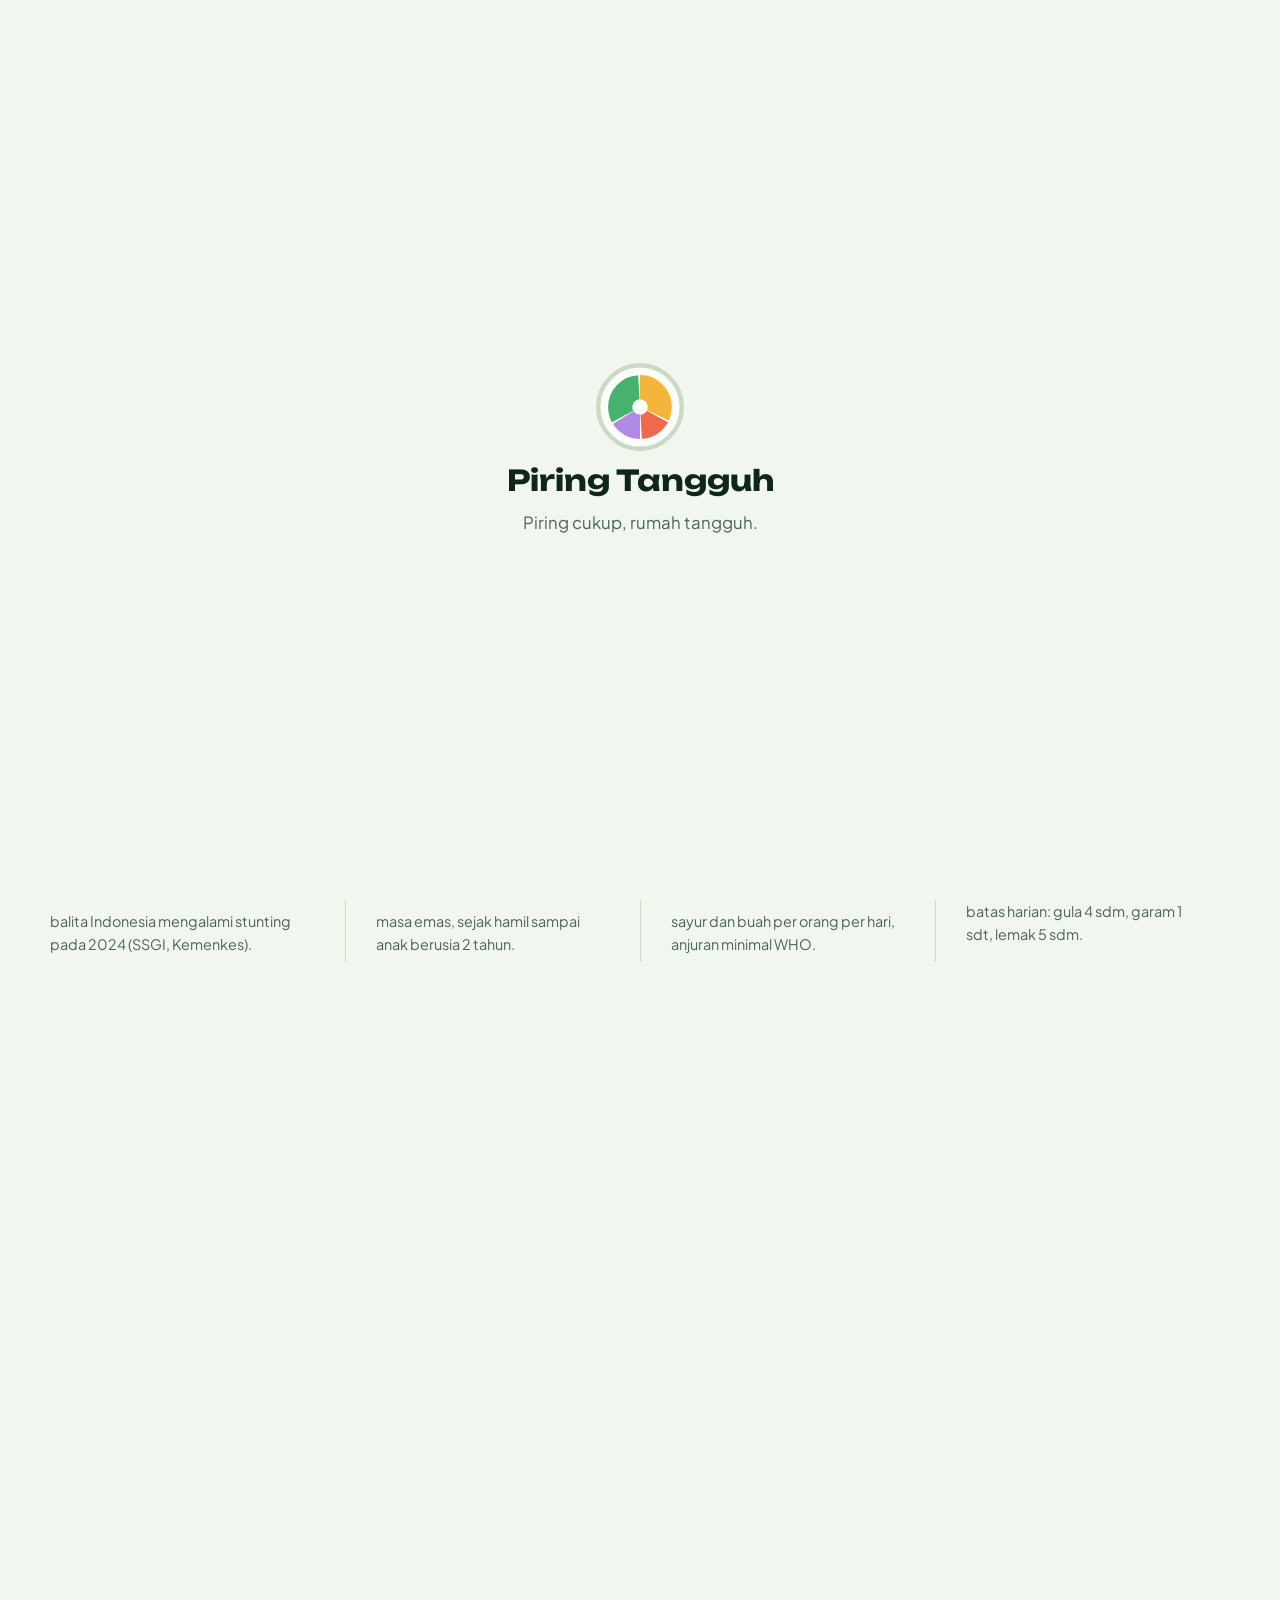
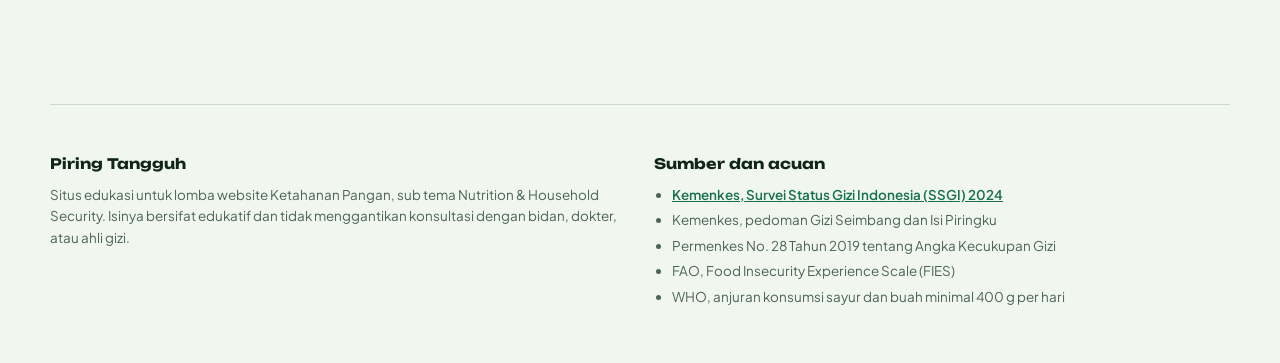
<file: piringTangguh.html>
<!doctype html>
<html lang="id">
<head>
  <meta charset="utf-8">
  <meta name="viewport" content="width=device-width,initial-scale=1">
  <meta http-equiv="refresh" content="0; url=./">
  <link rel="canonical" href="./">
  <title>Piring Tangguh</title>
</head>
<body>
  <p>Halaman ini sudah dipindahkan. <a href="./">Buka Piring Tangguh</a>.</p>
</body>
</html>
</file>
<file: style.css>
:root{color-scheme:light;box-sizing:border-box;padding-top:env(safe-area-inset-top,0px);padding-bottom:env(safe-area-inset-bottom,0px)}html{scroll-padding-top:env(safe-area-inset-top,0px)}body{margin:0;padding:0;font:14px -apple-system,BlinkMacSystemFont,sans-serif;background:#fff;color:#000}img{max-width:100%}[hidden]:not([hidden=until-found i]){display:none!important}


/* Layout: floating pill nav → split hero (copy | drawing plate) → food ticker → stat strip → tool panels
   (interactive plate, family calculator, self-check, local foods, 1000-day slider, action list, FAQ) → sources. */
:root{
  --bg:#F1F6EE; --surface:#FFFFFF; --surface2:#E4EDE0; --fg:#10261A; --muted:#4B6455; --line:#CBDAC6;
  --accent:#17724A; --on-accent:#FFFFFF; --accent-soft:#DCEEE2; --sun:#F4B63A;
  --c-pokok:#F4B63A; --c-lauk:#EF6A4C; --c-buah:#B08AE6; --c-sayur:#45B26F; --ink:#10241A;
  --ok:#2E9B5F; --warn:#E3A21A; --risk:#E0622F; --bad:#C23A2B;
  --plate:#FBFDF9; --plate-in:#EAF2E6; --shadow:0 22px 50px -28px rgba(16,38,26,.45);
  --f-display:'Unbounded','Plus Jakarta Sans',system-ui,sans-serif;
  --f-body:'Plus Jakarta Sans',system-ui,-apple-system,'Segoe UI',sans-serif;
}
@media (prefers-color-scheme: dark){
  :root:not([data-theme="light"]){
    --bg:#0A1711; --surface:#112419; --surface2:#173023; --fg:#E6F1E8; --muted:#9CB4A5; --line:#244034;
    --accent:#5BD69A; --on-accent:#06160D; --accent-soft:#143325; --plate:#14291E; --plate-in:#0E2017;
    --shadow:0 22px 50px -28px rgba(0,0,0,.85); color-scheme:dark;
  }
}
:root[data-theme="dark"]{
  --bg:#0A1711; --surface:#112419; --surface2:#173023; --fg:#E6F1E8; --muted:#9CB4A5; --line:#244034;
  --accent:#5BD69A; --on-accent:#06160D; --accent-soft:#143325; --plate:#14291E; --plate-in:#0E2017;
  --shadow:0 22px 50px -28px rgba(0,0,0,.85); color-scheme:dark;
}

*{box-sizing:border-box}
html{scroll-behavior:smooth;scroll-padding-top:96px}
body{
  margin:0;padding-block:0;
  padding-left:max(16px,env(safe-area-inset-left,0px));padding-right:max(16px,env(safe-area-inset-right,0px));
  background:var(--bg);color:var(--fg);font-family:var(--f-body);font-size:16px;line-height:1.6;
  -webkit-font-smoothing:antialiased;overflow-x:hidden;
}
body::before{content:"";position:fixed;inset:0 0 auto;height:env(safe-area-inset-top,0px);z-index:30;background:var(--bg)}
.wrap{max-width:1180px;margin-inline:auto}
h1,h2,h3{margin:0;font-family:var(--f-display);text-wrap:balance;letter-spacing:-.01em}
p{margin:0}
a{color:inherit}
:focus-visible{outline:3px solid var(--accent);outline-offset:3px;border-radius:8px}
button{font:inherit;color:inherit;cursor:pointer}
.eyebrow{font-size:.74rem;font-weight:700;letter-spacing:.14em;text-transform:uppercase;color:var(--accent)}
.sr{position:absolute;width:1px;height:1px;overflow:hidden;clip:rect(0 0 0 0);white-space:nowrap}

/* ---------- nav ---------- */
.nav{position:sticky;top:calc(env(safe-area-inset-top,0px) + 10px);z-index:20;margin-top:10px;
  display:flex;align-items:center;gap:10px;flex-wrap:wrap;padding:8px 10px 8px 14px;
  border:1px solid var(--line);border-radius:28px;
  background:var(--surface);box-shadow:0 8px 24px -16px rgba(16,38,26,.35);contain:layout paint}
.brand{display:flex;align-items:center;gap:9px;font-family:var(--f-display);font-weight:700;font-size:.92rem;text-decoration:none;white-space:nowrap}
.brand svg{width:28px;height:28px;flex:none}
.links{display:flex;gap:2px;overflow-x:auto;scrollbar-width:none;margin-left:auto;min-width:0}
.links::-webkit-scrollbar{display:none}
.links a{padding:7px 12px;border-radius:999px;text-decoration:none;font-size:.85rem;font-weight:600;color:var(--muted);white-space:nowrap;transition:background .25s,color .25s}
.links a:hover{color:var(--fg);background:var(--surface2)}
.links a.on{background:var(--accent);color:var(--on-accent)}
.theme{flex:none;width:38px;height:38px;border-radius:50%;border:1px solid var(--line);background:var(--surface);display:grid;place-items:center;transition:transform .3s}
.theme:hover{transform:rotate(25deg)}
.theme svg{width:18px;height:18px}
@media (max-width:860px){.links{order:3;width:100%;margin-left:0}.theme{margin-left:auto}}

/* Reuses the plate mark to introduce the site's nutrition focus, then clears the page quickly. */
.splash{position:fixed;inset:0;z-index:40;display:grid;place-items:center;padding:24px;background:var(--bg);color:var(--fg);
  pointer-events:none;animation:splash-dismiss 1.4s ease-out forwards}
.splash-content{display:grid;justify-items:center;gap:12px;text-align:center}
.splash-mark{width:clamp(64px,18vw,88px);height:auto}
.splash-name{font-family:var(--f-display);font-size:clamp(1.25rem,5vw,1.8rem);font-weight:700;line-height:1.2}
.splash-tagline{color:var(--muted);font-size:clamp(.95rem,3.5vw,1.05rem)}
@keyframes splash-dismiss{0%,65%{opacity:1;visibility:visible}100%{opacity:0;visibility:hidden}}

/* ---------- hero ---------- */
.hero{display:grid;grid-template-columns:1.05fr .95fr;gap:clamp(24px,5vw,64px);align-items:center;padding-block:clamp(36px,6vw,72px) clamp(28px,5vw,56px)}
.hero h1{font-weight:800;font-size:clamp(2.1rem,5.6vw,4.1rem);line-height:1.06;margin-top:14px}
.hl{position:relative;white-space:nowrap;z-index:0}
.hl::after{content:"";position:absolute;left:-2%;right:-2%;bottom:.02em;height:.36em;z-index:-1;border-radius:6px;
  background:var(--sun);transform-origin:left;animation:sweep .9s .5s cubic-bezier(.2,.8,.2,1) backwards}
@keyframes sweep{from{transform:scaleX(0)}}
.hero p.lead{margin-top:20px;font-size:clamp(1rem,1.6vw,1.18rem);color:var(--muted);max-width:52ch}
.cta{display:flex;flex-wrap:wrap;gap:12px;margin-top:28px}
.btn{display:inline-flex;align-items:center;gap:8px;padding:13px 22px;border-radius:999px;font-weight:700;font-size:.95rem;text-decoration:none;border:1.5px solid transparent;transition:transform .25s,box-shadow .25s,background .25s}
.btn.primary{background:var(--accent);color:var(--on-accent);box-shadow:0 12px 26px -14px var(--accent)}
.btn.primary:hover{transform:translateY(-3px);box-shadow:0 18px 30px -14px var(--accent)}
.btn.ghost{border-color:var(--line);background:var(--surface)}
.btn.ghost:hover{transform:translateY(-3px);border-color:var(--accent)}
.btn svg{width:16px;height:16px;transition:transform .25s}
.btn:hover svg{transform:translateX(4px)}
.proof{display:flex;flex-wrap:wrap;gap:8px 20px;margin:30px 0 0;padding:0;list-style:none;font-size:.85rem;color:var(--muted);font-weight:600}
.proof li{display:flex;align-items:center;gap:8px}
.proof i{width:8px;height:8px;border-radius:50%;background:var(--c-sayur)}

.hero-plate{position:relative;width:100%;max-width:540px;justify-self:center;aspect-ratio:1}
.hero-plate::before{content:"";position:absolute;inset:6% 6% -2%;border-radius:50%;background:rgba(16,38,26,.16);filter:blur(28px);z-index:0}
.hero-plate svg.plate{position:relative;z-index:1;width:100%;height:100%;display:block;overflow:visible}
.chip{position:absolute;display:flex;align-items:center;gap:8px;padding:8px 14px 8px 10px;border-radius:999px;
  background:var(--surface);border:1px solid var(--line);box-shadow:var(--shadow);font-size:.8rem;font-weight:700;
  animation:float 6s ease-in-out infinite alternate;animation-delay:var(--d,0s);will-change:transform;z-index:2}
.chip b{width:14px;height:14px;border-radius:50%;flex:none}
.chip span{color:var(--muted);font-weight:600}
@keyframes float{from{transform:translateY(-6px)}to{transform:translateY(8px)}}
@media (max-width:900px){.hero{grid-template-columns:1fr}.hero-plate{max-width:420px}}
@media (max-width:480px){.chip{font-size:.7rem;padding:6px 10px 6px 8px}}

.plate .seg{animation:draw 1s cubic-bezier(.2,.8,.2,1) var(--delay,0s) backwards;transition:stroke-width .35s cubic-bezier(.2,.8,.2,1),opacity .3s}
@keyframes draw{from{stroke-dasharray:0 100}}
.plate text{font-family:var(--f-display);font-weight:700;fill:var(--ink);pointer-events:none}

/* ---------- ticker ---------- */
.ticker{overflow:hidden;border-block:1px solid var(--line);padding-block:14px;
  -webkit-mask-image:linear-gradient(90deg,transparent,#000 8%,#000 92%,transparent);mask-image:linear-gradient(90deg,transparent,#000 8%,#000 92%,transparent)}
.ticker-track{display:flex;gap:34px;width:max-content;animation:tick 46s linear infinite;will-change:transform}
.ticker span{display:flex;align-items:center;gap:34px;font-family:var(--f-display);font-weight:500;font-size:1.05rem;color:var(--muted);white-space:nowrap}
.ticker span::after{content:"";width:8px;height:8px;border-radius:50%;background:var(--sun)}
@keyframes tick{to{transform:translateX(-50%)}}

/* ---------- stats ---------- */
.stats{display:grid;grid-template-columns:repeat(4,1fr);padding-block:clamp(36px,6vw,64px)}
.stat{padding:6px clamp(14px,2.4vw,30px);border-left:1px solid var(--line);min-width:0}
.stat:first-child{border-left:0;padding-left:0}
.stat strong{display:block;font-family:var(--f-display);font-weight:800;font-size:clamp(1.8rem,3.6vw,2.8rem);line-height:1.1;font-variant-numeric:tabular-nums}
.stat strong small{font-size:.5em;font-weight:600;color:var(--muted);margin-left:4px}
.stat p{margin-top:10px;color:var(--muted);font-size:.9rem}
@media (max-width:860px){.stats{grid-template-columns:1fr 1fr;gap:28px 0}.stat:nth-child(3){border-left:0;padding-left:0}}

/* ---------- sections ---------- */
section{padding-block:clamp(48px,8vw,96px)}
.head{max-width:62ch;margin-bottom:clamp(26px,4vw,44px)}
.head h2{font-size:clamp(1.6rem,3.8vw,2.7rem);line-height:1.12;font-weight:700;margin-top:12px}
.head p{margin-top:14px;color:var(--muted)}
.panel{background:var(--surface);border:1px solid var(--line);border-radius:28px;padding:clamp(18px,3vw,36px);box-shadow:var(--shadow)}
.reveal{min-width:0}
.reveal.pre{opacity:0;transform:translate3d(0,26px,0)}
.reveal.pre.in{opacity:1;transform:none;transition:opacity .7s ease,transform .7s cubic-bezier(.2,.8,.2,1)}
@media (prefers-reduced-motion: reduce){
  .reveal.pre{opacity:1;transform:none}
  .chip,.ticker-track,.plate .seg,.hl::after{animation:none!important}
  .splash{display:none}
  html{scroll-behavior:auto}
}

/* plate section */
.plate-grid{display:grid;grid-template-columns:minmax(0,1fr) minmax(0,1fr);gap:clamp(20px,4vw,48px);align-items:center}
.plate-box{max-width:460px;width:100%;justify-self:center}
.plate-box svg{width:100%;height:auto;display:block;overflow:visible}
#bigPlate .seg{cursor:pointer}
#bigPlate .seg.on{stroke-width:128}
#bigPlate.has-sel .seg:not(.on){opacity:.38}
.detail{min-width:0}
.detail .pct{font-family:var(--f-display);font-weight:800;font-size:clamp(2.6rem,6vw,4.2rem);line-height:1}
.detail h3{font-size:1.25rem;margin-top:10px}
.detail .why{margin-top:10px;color:var(--muted)}
.tags{display:flex;flex-wrap:wrap;gap:8px;margin:18px 0 0;padding:0;list-style:none}
.tags li{padding:6px 12px;border-radius:999px;background:var(--surface2);font-size:.84rem;font-weight:600}
.tip{margin-top:18px;padding:14px 16px;border-radius:16px;background:var(--accent-soft);font-size:.92rem;border:1px solid var(--line)}
.tip b{color:var(--accent)}
.detail-in{animation:swap .45s cubic-bezier(.2,.8,.2,1)}
@keyframes swap{from{opacity:0;transform:translateY(10px)}}
.limits{display:grid;grid-template-columns:repeat(4,1fr);gap:14px;margin-top:clamp(22px,4vw,36px)}
.limit{padding:16px;border-radius:20px;background:var(--surface2);min-width:0}
.limit h4{margin:0;font-size:.74rem;letter-spacing:.12em;text-transform:uppercase;color:var(--muted)}
.limit strong{display:block;font-family:var(--f-display);font-size:1.5rem;margin-top:6px}
.limit small{display:block;color:var(--muted);font-size:.82rem}
.dots{display:flex;flex-wrap:wrap;gap:5px;margin-top:12px}
.dots i{width:12px;height:12px;border-radius:50%;background:var(--accent);animation:pop .4s cubic-bezier(.3,1.6,.5,1) backwards;animation-delay:calc(var(--i)*70ms + .2s)}
.dots.w i{background:var(--c-buah)}
@keyframes pop{from{transform:scale(0)}}
@media (max-width:860px){.plate-grid{grid-template-columns:1fr}.limits{grid-template-columns:1fr 1fr}}

/* calculator */
.calc{display:grid;grid-template-columns:minmax(0,.9fr) minmax(0,1.1fr);gap:clamp(18px,3vw,36px)}
.members{display:grid;grid-template-columns:1fr 1fr;gap:10px;align-content:start}
.member{display:flex;align-items:center;justify-content:space-between;gap:8px;padding:10px 10px 10px 14px;border:1px solid var(--line);border-radius:18px;background:var(--bg);min-width:0;transition:border-color .25s,background .25s}
.member.has{border-color:var(--accent);background:var(--accent-soft)}
.member div.lbl{min-width:0}
.member b{display:block;font-size:.82rem;line-height:1.25}
.member small{color:var(--muted);font-size:.72rem}
.step{display:flex;align-items:center;gap:4px;flex:none}
.step button{width:30px;height:30px;border-radius:50%;border:1px solid var(--line);background:var(--surface);font-weight:800;line-height:1;transition:background .2s,transform .15s}
.step button:hover{background:var(--accent);color:var(--on-accent)}
.step button:active{transform:scale(.88)}
.step output{min-width:20px;text-align:center;font-weight:800;font-variant-numeric:tabular-nums}
.sum{display:grid;grid-template-columns:1fr 1fr;gap:12px}
.sum div{padding:16px;border-radius:20px;background:var(--surface2)}
.sum small{display:block;font-size:.72rem;font-weight:700;letter-spacing:.1em;text-transform:uppercase;color:var(--muted)}
.sum strong{font-family:var(--f-display);font-size:clamp(1.3rem,2.6vw,1.8rem);font-variant-numeric:tabular-nums}
.sum strong em{font-style:normal;font-size:.55em;color:var(--muted);font-weight:600;margin-left:4px}
.share{display:flex;height:16px;border-radius:99px;overflow:hidden;gap:2px;margin-top:18px;background:var(--surface2)}
.share i{display:block;min-width:4px;transition:flex-grow .6s cubic-bezier(.2,.8,.2,1)}
.legend{display:flex;flex-wrap:wrap;gap:6px 14px;margin:10px 0 0;padding:0;list-style:none;font-size:.78rem;color:var(--muted)}
.legend li{display:flex;align-items:center;gap:6px}
.legend i{width:10px;height:10px;border-radius:3px}
.shop{margin-top:22px}
.shop h3{font-size:1rem}
.shop .note{font-size:.78rem;color:var(--muted);margin-top:4px}
.rows{margin-top:10px;display:grid;gap:8px}
.row{display:grid;grid-template-columns:1.1fr .9fr 1.3fr 1fr;gap:10px;align-items:center;padding:10px 12px;border-radius:16px;background:var(--bg);border:1px solid var(--line)}
.row .qty{font-weight:700;font-variant-numeric:tabular-nums}
.row .sub{text-align:right;font-weight:800;font-variant-numeric:tabular-nums}
.price{display:flex;align-items:center;gap:6px;font-size:.78rem;color:var(--muted)}
.price input{width:100%;min-width:0;padding:7px 8px;border-radius:10px;border:1px solid var(--line);background:var(--surface);color:var(--fg);font:inherit;font-size:.85rem;font-variant-numeric:tabular-nums}
.total{display:flex;justify-content:space-between;align-items:baseline;gap:10px;flex-wrap:wrap;margin-top:12px;padding:16px 18px;border-radius:20px;background:var(--accent);color:var(--on-accent)}
.total strong{font-family:var(--f-display);font-size:1.4rem;font-variant-numeric:tabular-nums}
.total span{font-size:.82rem;opacity:.9}
@media (max-width:900px){.calc{grid-template-columns:1fr}}
@media (max-width:560px){.row{grid-template-columns:1fr 1fr}.row .price{grid-column:1/-1;order:3}.row .sub{text-align:right}}

/* self-check */
.check{display:grid;grid-template-columns:minmax(0,1.15fr) minmax(0,.85fr);gap:clamp(18px,3vw,36px);align-items:start}
.qs{display:grid;gap:10px}
.q{margin:0;padding:12px 14px;border:1px solid var(--line);border-radius:18px;background:var(--bg);display:flex;align-items:center;justify-content:space-between;gap:12px;min-width:0}
.q legend{display:none}
.q p{font-size:.92rem;font-weight:600;min-width:0}
.yn{display:flex;gap:4px;padding:4px;border-radius:999px;background:var(--surface2);flex:none;position:relative}
.yn input{position:absolute;opacity:0;pointer-events:none}
.yn label{padding:6px 14px;border-radius:999px;font-size:.82rem;font-weight:700;cursor:pointer;transition:background .2s,color .2s}
.yn input:checked+label{background:var(--accent);color:var(--on-accent)}
.yn input.no:checked+label{background:var(--fg);color:var(--bg)}
.yn input:focus-visible+label{outline:3px solid var(--accent);outline-offset:2px}
.result{position:sticky;top:calc(env(safe-area-inset-top,0px) + 96px);padding:clamp(18px,3vw,28px);border-radius:24px;background:var(--surface2);border:1px solid var(--line)}
.meter{display:grid;grid-template-columns:repeat(8,1fr);gap:5px;margin:14px 0 18px}
.meter i{height:14px;border-radius:5px;background:var(--line);transition:background .4s,transform .4s}
.meter i.f{transform:scaleY(1.35)}
.result .lvl{font-family:var(--f-display);font-size:1.5rem;font-weight:700}
.result .score{font-size:.78rem;font-weight:700;letter-spacing:.1em;text-transform:uppercase;color:var(--muted)}
.result p.desc{margin-top:8px;color:var(--muted);font-size:.92rem}
.result ul{margin:14px 0 0;padding-left:20px;font-size:.9rem;display:grid;gap:6px}
.result .fine{margin-top:14px;font-size:.74rem;color:var(--muted)}
@media (max-width:900px){.check{grid-template-columns:1fr}.result{position:static}}
@media (max-width:520px){.q{flex-direction:column;align-items:flex-start}}

/* local foods */
.filters{display:flex;flex-wrap:wrap;gap:8px;margin-bottom:22px}
.filters button{padding:9px 18px;border-radius:999px;border:1.5px solid var(--line);background:var(--surface);font-weight:700;font-size:.88rem;transition:all .25s}
.filters button:hover{border-color:var(--accent)}
.filters button[aria-pressed="true"]{background:var(--accent);color:var(--on-accent);border-color:var(--accent)}
.foods{display:grid;grid-template-columns:repeat(auto-fill,minmax(240px,1fr));gap:14px}
.food{position:relative;padding:18px;border-radius:22px;background:var(--surface);border:1px solid var(--line);display:flex;flex-direction:column;gap:10px;min-width:0;overflow:hidden;
  transition:transform .3s cubic-bezier(.2,.8,.2,1),box-shadow .3s,border-color .3s;animation:swap .5s cubic-bezier(.2,.8,.2,1) backwards}
.food:hover{transform:translateY(-6px);box-shadow:var(--shadow);border-color:var(--accent)}
.food::before{content:"";position:absolute;right:-26px;top:-26px;width:88px;height:88px;border-radius:50%;background:var(--sw);opacity:.9;transition:transform .5s cubic-bezier(.2,.8,.2,1)}
.food:hover::before{transform:scale(1.5)}
.food h3{font-size:1.05rem;position:relative}
.food p{font-size:.86rem;color:var(--muted);position:relative}
.food .nut{display:flex;flex-wrap:wrap;gap:6px;margin-top:auto;position:relative}
.food .nut span{padding:3px 10px;border-radius:999px;background:var(--surface2);font-size:.72rem;font-weight:700}
.food .nut span.m{background:var(--accent);color:var(--on-accent)}
.vitc{margin-top:18px;padding:14px 18px;border-radius:18px;background:var(--accent-soft);border:1px solid var(--line);font-size:.9rem}

/* 1000 days */
.hpk{display:grid;gap:22px}
.track-wrap{padding:6px 2px 0}
.phases{display:flex;margin-top:12px;font-size:.74rem;font-weight:700;color:var(--muted);gap:0}
.phases span{overflow:hidden;white-space:nowrap;text-overflow:ellipsis;padding-right:6px}
input[type=range]{-webkit-appearance:none;appearance:none;width:100%;height:18px;margin:0;border-radius:99px;cursor:pointer;
  background:linear-gradient(90deg,var(--c-sayur) 0 27%,var(--c-pokok) 27% 45%,var(--c-lauk) 45% 100%)}
input[type=range]::-webkit-slider-thumb{-webkit-appearance:none;width:32px;height:32px;border-radius:50%;background:var(--surface);border:5px solid var(--fg);box-shadow:0 6px 14px rgba(0,0,0,.3);transition:transform .2s}
input[type=range]::-moz-range-thumb{width:22px;height:22px;border-radius:50%;background:var(--surface);border:5px solid var(--fg)}
input[type=range]:active::-webkit-slider-thumb{transform:scale(1.18)}
.hpk-card{display:grid;grid-template-columns:auto minmax(0,1fr);gap:clamp(16px,3vw,36px);align-items:start;padding:clamp(18px,3vw,30px);border-radius:24px;background:var(--surface2);border-left:8px solid var(--pc,var(--c-sayur));transition:border-color .4s}
.hpk-card .big{font-family:var(--f-display);font-weight:800;font-size:clamp(2.4rem,6vw,4rem);line-height:1;font-variant-numeric:tabular-nums}
.hpk-card .big small{display:block;font-size:.2em;letter-spacing:.12em;text-transform:uppercase;color:var(--muted);font-family:var(--f-body);margin-bottom:6px}
.hpk-card h3{font-size:1.2rem}
.hpk-card .age{color:var(--muted);font-size:.88rem;margin-top:4px;font-weight:600}
.hpk-card ul{margin:14px 0 0;padding-left:20px;display:grid;gap:6px;font-size:.94rem}
@media (max-width:560px){.hpk-card{grid-template-columns:1fr}}

/* actions */
.actions{display:grid;grid-template-columns:minmax(0,.7fr) minmax(0,1.3fr);gap:clamp(18px,3vw,40px);align-items:start}
.ring-box{text-align:center;padding:clamp(18px,3vw,30px);border-radius:26px;background:var(--surface2);position:sticky;top:calc(env(safe-area-inset-top,0px) + 96px)}
.ring{width:min(200px,100%);aspect-ratio:1;margin-inline:auto;position:relative}
.ring svg{width:100%;height:100%;transform:rotate(-90deg)}
.ring circle{fill:none;stroke-width:12;stroke-linecap:round}
.ring .bg{stroke:var(--line)}
.ring .fg{stroke:var(--accent);transition:stroke-dasharray .7s cubic-bezier(.2,.8,.2,1)}
.ring .num{position:absolute;inset:0;display:grid;place-items:center;font-family:var(--f-display);font-weight:800;font-size:2.2rem}
.ring-box p{margin-top:14px;font-size:.9rem;color:var(--muted)}
.ring-box.done .ring{animation:pop .6s cubic-bezier(.3,1.6,.5,1)}
.todo{display:grid;gap:10px;margin:0;padding:0;list-style:none}
.todo label{display:flex;gap:14px;align-items:flex-start;padding:14px 16px;border-radius:18px;background:var(--surface);border:1px solid var(--line);cursor:pointer;transition:border-color .25s,background .25s,transform .25s}
.todo label:hover{transform:translateX(4px);border-color:var(--accent)}
.todo input{position:absolute;opacity:0}
.box{flex:none;width:24px;height:24px;border-radius:8px;border:2px solid var(--muted);display:grid;place-items:center;margin-top:2px;transition:all .25s}
.box svg{width:14px;height:14px;stroke:var(--on-accent);stroke-width:3;fill:none;stroke-dasharray:22;stroke-dashoffset:22;transition:stroke-dashoffset .3s .05s}
.todo input:checked+.box{background:var(--accent);border-color:var(--accent)}
.todo input:checked+.box svg{stroke-dashoffset:0}
.todo input:focus-visible+.box{outline:3px solid var(--accent);outline-offset:3px}
.todo li.d label{background:var(--accent-soft)}
.todo b{display:block;font-size:.95rem}
.todo small{color:var(--muted);font-size:.82rem}
@media (max-width:860px){.actions{grid-template-columns:1fr}.ring-box{position:static}}

/* faq */
.faq{display:grid;gap:10px;max-width:860px}
.faq details{border:1px solid var(--line);border-radius:20px;background:var(--surface);transition:border-color .25s}
.faq details[open]{border-color:var(--accent)}
.faq summary{list-style:none;cursor:pointer;padding:18px 22px;font-weight:700;display:flex;justify-content:space-between;gap:16px;align-items:center}
.faq summary::-webkit-details-marker{display:none}
.faq summary::after{content:"+";flex:none;width:30px;height:30px;border-radius:50%;background:var(--surface2);display:grid;place-items:center;font-size:1.2rem;transition:transform .3s,background .3s}
.faq details[open] summary::after{transform:rotate(45deg);background:var(--accent);color:var(--on-accent)}
.faq .a{padding:0 22px 20px;color:var(--muted);animation:swap .4s ease}

footer{padding-block:48px 56px;border-top:1px solid var(--line);display:grid;grid-template-columns:minmax(0,1fr) minmax(0,1fr);gap:28px;font-size:.84rem;color:var(--muted)}
footer h4{margin:0 0 8px;font-family:var(--f-display);font-size:.9rem;color:var(--fg)}
footer ul{margin:0;padding-left:18px;display:grid;gap:4px}
footer a{color:var(--accent);font-weight:600}
@media (max-width:760px){footer{grid-template-columns:1fr}}
</file>
